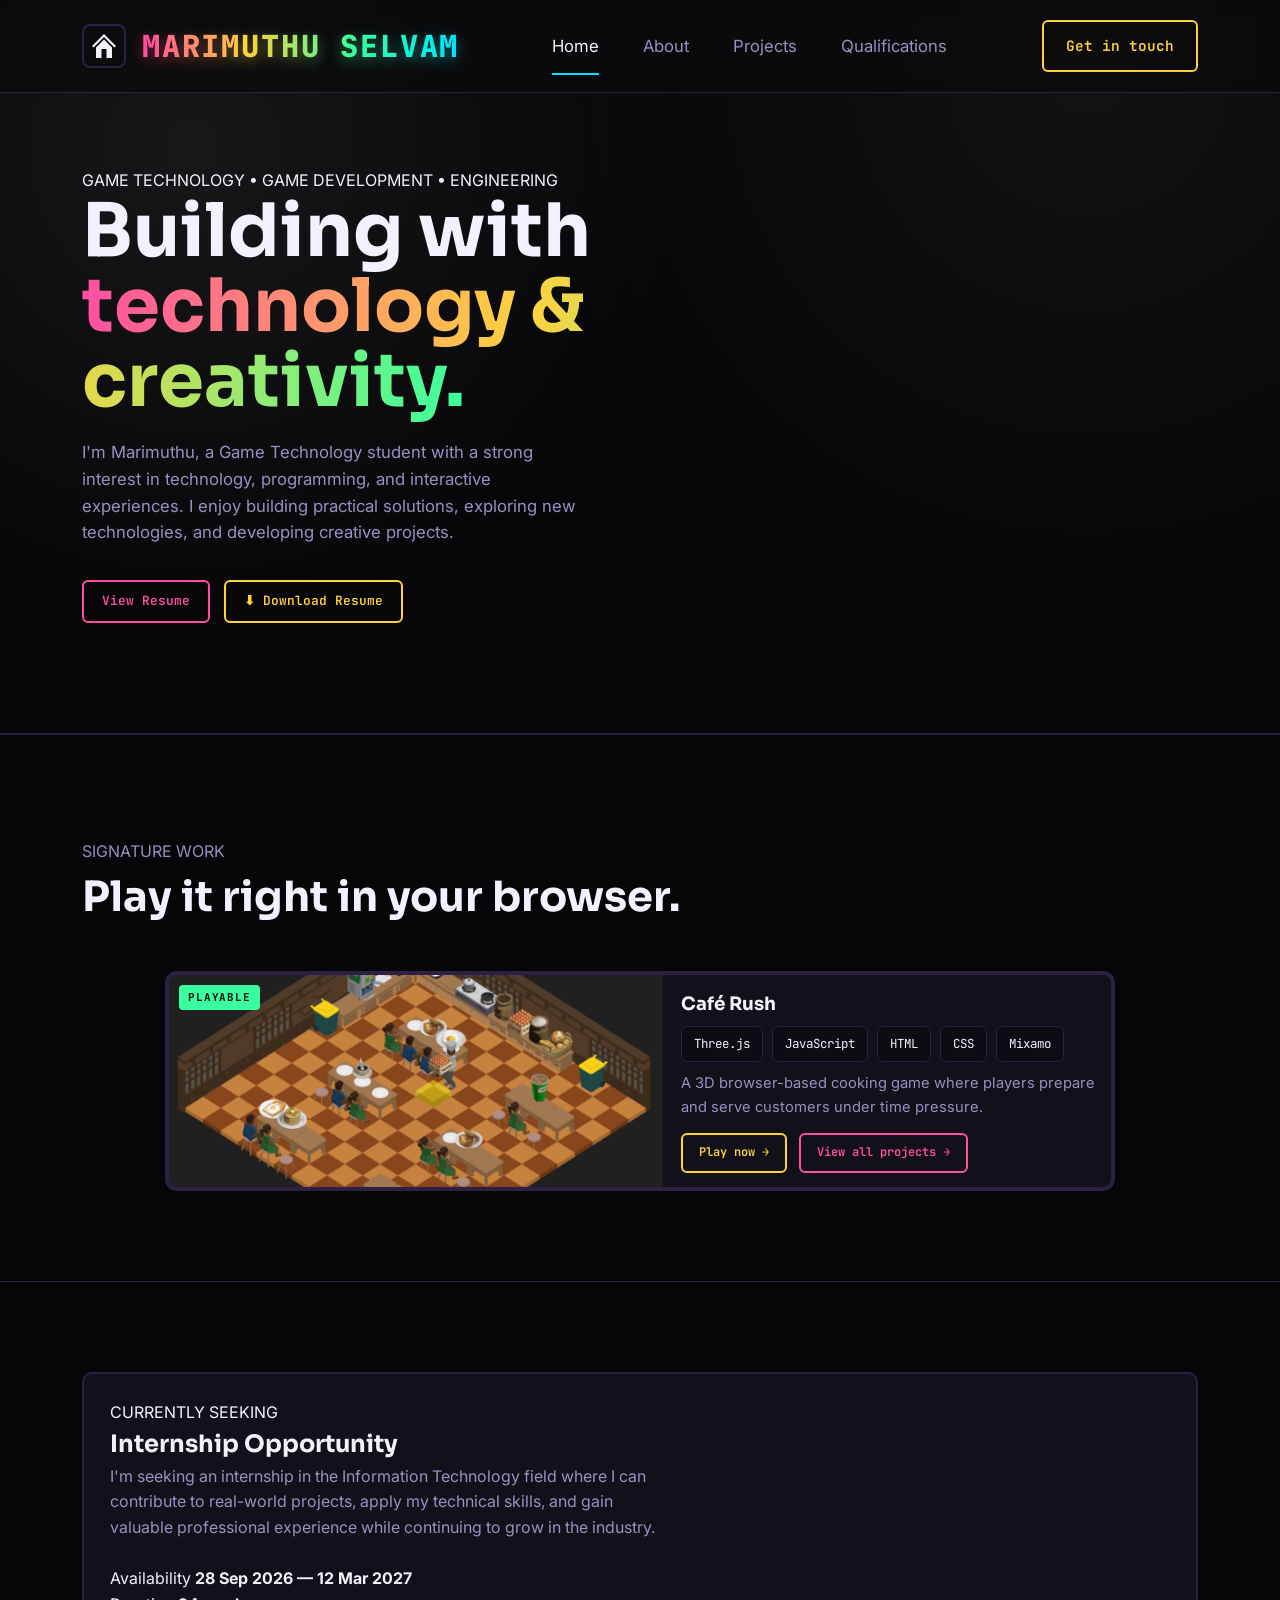
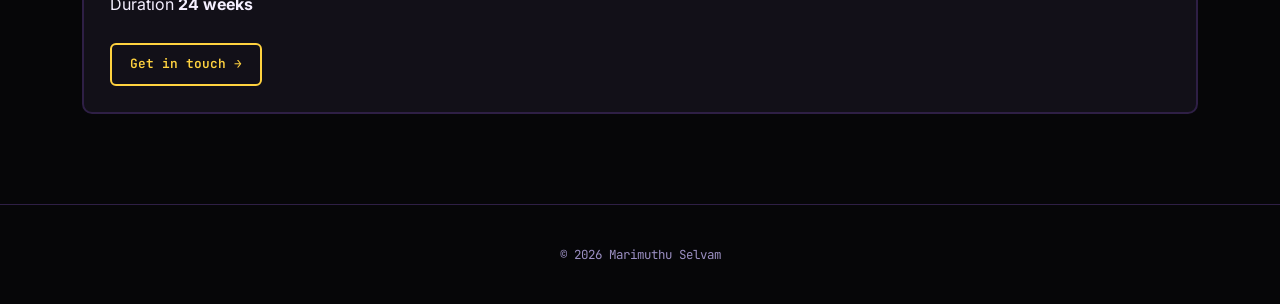
<file: html/index.html>
<!DOCTYPE html>
<html lang="en">
<head>
<meta charset="UTF-8" />
<meta name="viewport" content="width=device-width, initial-scale=1.0" />
<title>Marimuthu Selvam — Game Developer</title>
<link rel="stylesheet" href="../css/styles.css" />
</head>
<body class="page-home"> 

<link rel="preconnect" href="https://fonts.googleapis.com">
<link href="https://fonts.googleapis.com/css2?family=Inter:wght@400;500;600&family=JetBrains+Mono:wght@400;500;700;800&family=Sora:wght@600;700&display=swap" rel="stylesheet">


<header>
  <nav class="wrap">
    <div class="nav-left">
      <a href="index.html" class="home-btn" aria-label="Home">
        <svg viewBox="0 0 24 24" width="24" height="24" fill="currentColor">
          <path d="M12 0 L0 12 L1.5 13.5 L12 3 L22.5 13.5 L24 12 Z"/>
          <path d="M12 5.5 L4 13.5 V24 H9.5 V15 H14.5 V24 H20 V13.5 Z"/>
        </svg>
      </a>

      <div class="logo">
        <span class="logo-letters">
          <span>M</span><span>A</span><span>R</span><span>I</span><span>M</span>
          <span>U</span><span>T</span><span>H</span><span>U</span><span>&nbsp;</span>
          <span>S</span><span>E</span><span>L</span><span>V</span><span>A</span><span>M</span>
        </span>
      </div>
    </div>

    <ul class="nav-links">
      <li><a href="index.html" aria-current="page">Home</a></li>
      <li><a href="about.html">About</a></li>
      <li><a href="projects.html">Projects</a></li>
      <li><a href="qualifications.html">Qualifications</a></li>

    </ul>

    <a class="btn btn-primary" href="contact.html">Get in touch</a>
    <button class="nav-toggle" aria-label="Toggle menu" aria-expanded="false">☰</button>
  </nav>
</header>

<main id="page-content">

<!-- ============== HERO ============== -->
<section class="hero">
  <div class="wrap hero-content">

    <p class="eyebrow">GAME TECHNOLOGY • GAME DEVELOPMENT • ENGINEERING</p>

    <h1>
      Building with
      <span class="accent">technology & creativity.</span>
    </h1>

    <p class="hero-sub">
        I'm Marimuthu, a Game Technology student with a strong interest in technology,
        programming, and interactive experiences. 
        I enjoy building practical solutions, exploring new technologies, and 
        developing creative projects.

    </p>

    <div class="hero-ctas">
      <a class="btn btn-accent" href="../assets/resume.pdf" target="_blank" rel="noopener">
        View Resume
      </a>
      <a class="btn btn-primary" href="../assets/resume.pdf" download>
        ⬇ Download Resume
      </a>
    </div>

  </div>
</section>


<!-- ============== SPOTLIGHT PROJECT ============== -->
<section id="spotlight">
  <div class="wrap">

    <div class="section-head reveal">
      <p class="eyebrow">SIGNATURE WORK</p>
      <h2>Play it right in your browser.</h2>
    </div>

    <div class="project-grid">

      <!-- Featured, playable project: Café Rush -->
      <div class="project-card project-card--featured reveal">
        <a href="project.html?id=cafe-rush" class="project-thumb project-thumb--a" data-scene="SCENE_00">
          <img class="thumb-image" src="../assets/projects/cafe-rush/thumbnail.png" alt="Café Rush thumbnail" onerror="this.style.display='none'">
          <span class="playable-badge">Playable</span>
          <div style="font-size:3rem;">☕</div>
        </a>

        <div class="project-body">
          <h3>Café Rush</h3>
          <div class="chip-row" style="margin-bottom:10px;">
            <span class="chip">Three.js</span>
            <span class="chip">JavaScript</span>
            <span class="chip">HTML</span>
            <span class="chip">CSS</span>
            <span class="chip">Mixamo</span>
          </div>

          <p>A 3D browser-based cooking game where players prepare and serve customers under time pressure. </p>

          <div class="project-links">
            <a href="../games/CafeToss/index.html" class="btn btn-primary">Play now →</a>
            <a href="projects.html" class="btn btn-accent btn-view">View all projects →</a>
          </div>
        </div>
      </div>

    </div>

  </div>
</section>


<!-- ============== INTERNSHIP CTA ============== -->
<section id="availability">
  <div class="wrap">

    <div class="panel reveal availability-panel">

      <div>
        <p class="eyebrow">CURRENTLY SEEKING</p>

        <h2>Internship Opportunity</h2>

        <p style="color:var(--text-muted); max-width:55ch;">
          I'm seeking an internship in the Information Technology 
          field where I can contribute to real-world projects, 
          apply my technical skills, and gain valuable professional 
          experience while continuing to grow in the industry.
        </p>
      </div>
      <br>
      <div class="availability-info">

        <div>
          <span class="skill-label">Availability</span>
          <strong>28 Sep 2026 — 12 Mar 2027</strong>
        </div>

        <div>
          <span class="skill-label">Duration</span>
          <strong>24 weeks</strong>
        </div>

        <br>

        <a class="btn btn-primary" href="contact.html">
          Get in touch →
        </a>

      </div>

    </div>

  </div>
</section>

</main>
<footer>
  © <span id="year"></span> Marimuthu Selvam
</footer>

<script type="module" src="../js/script.js"></script>
<script type="module" src="../js/logo-letters.js"></script>
<script type="module" src="../js/mouse-trail.js"></script>
<!-- -->

</body>
</html>
</file>
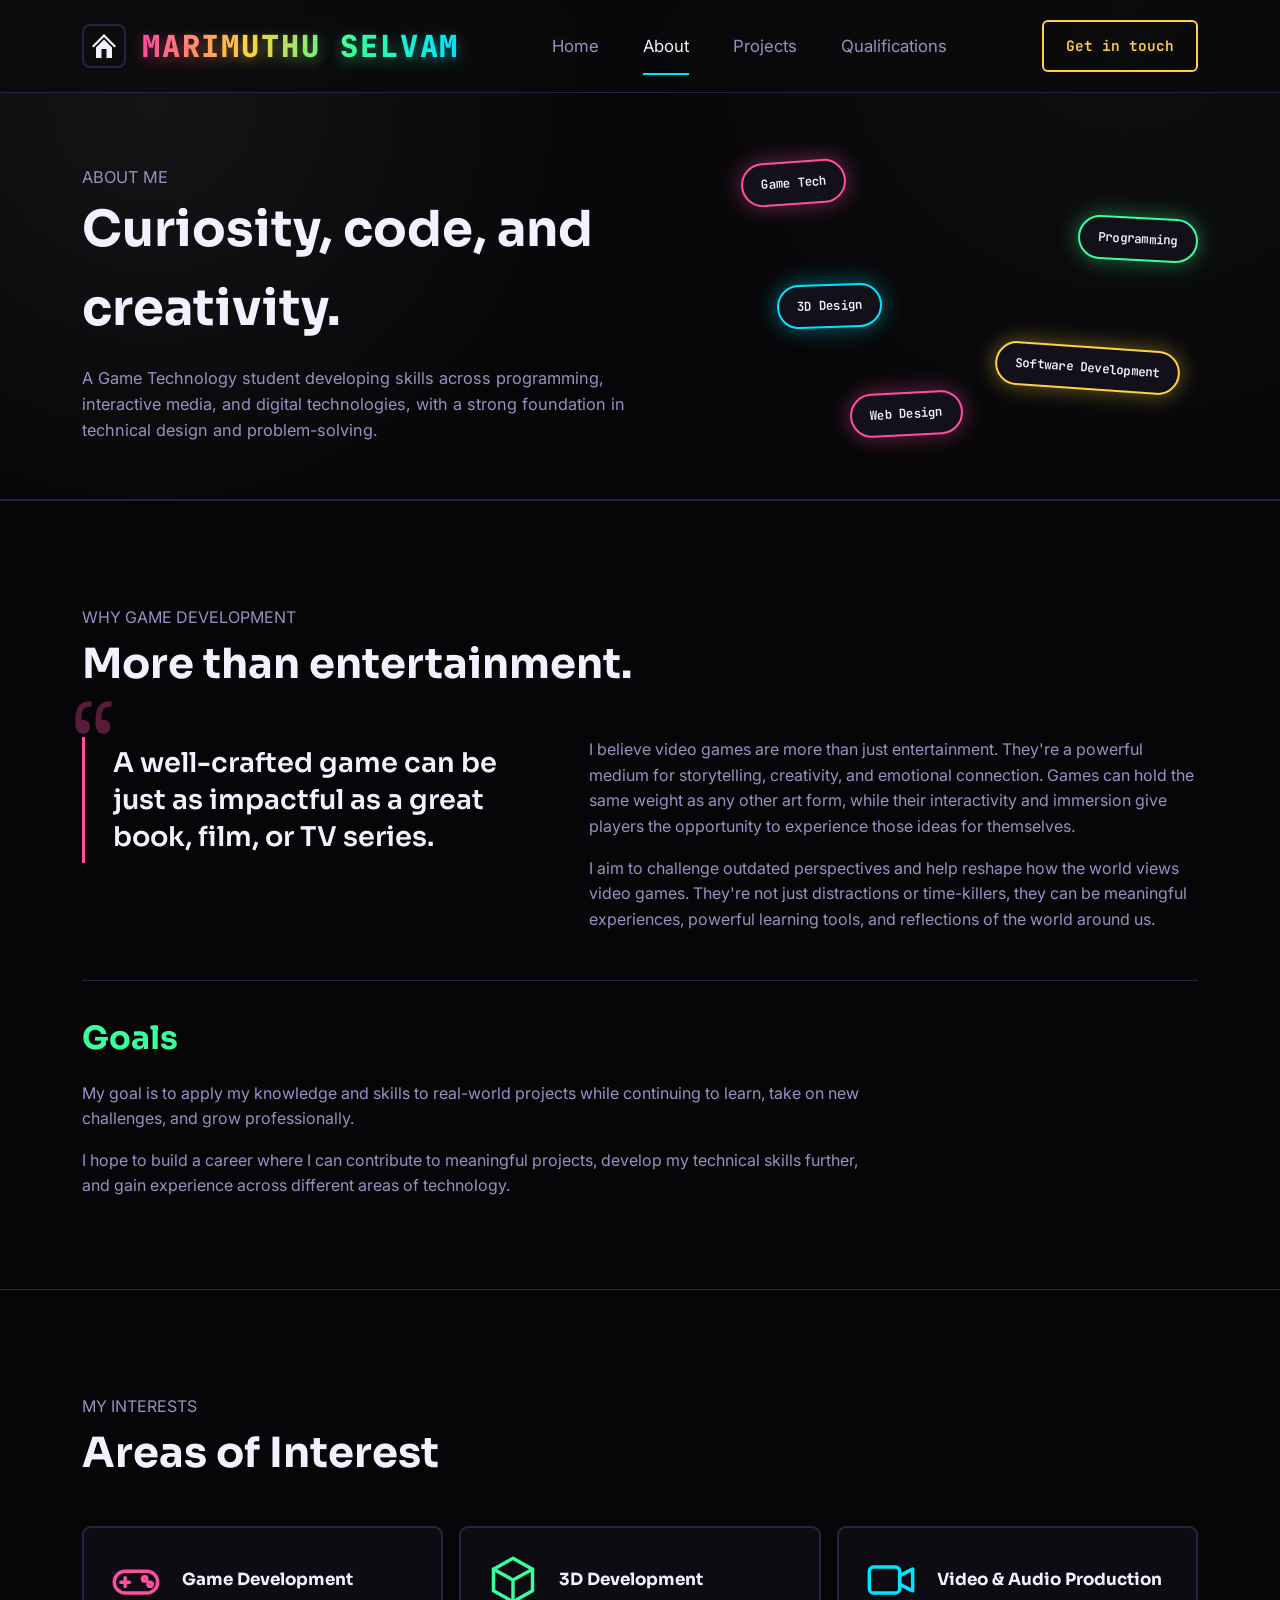
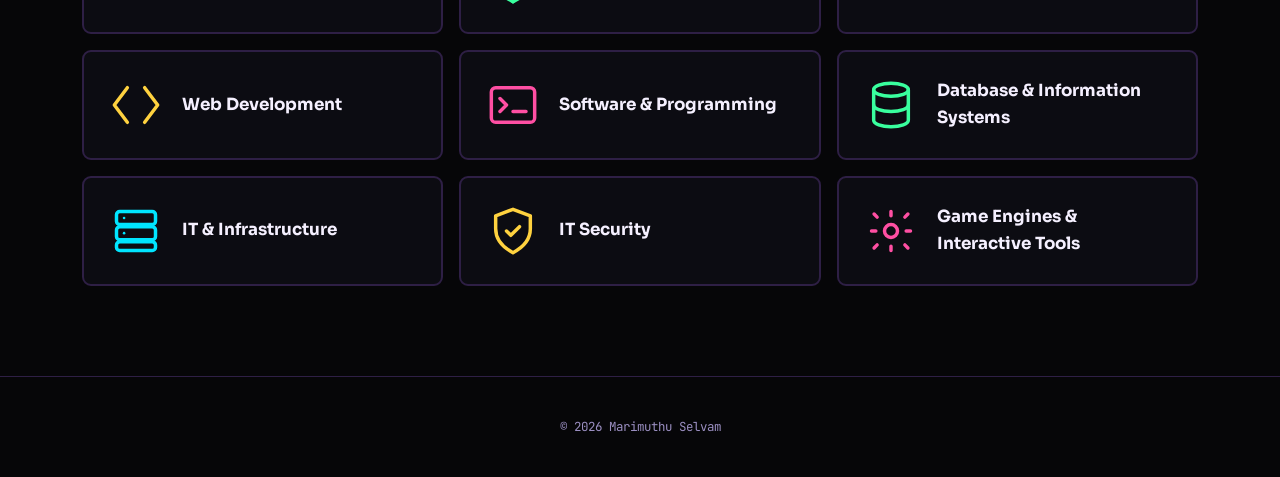
<file: html/about.html>
<!DOCTYPE html>
<html lang="en">
<head>
<meta charset="UTF-8" />
<meta name="viewport" content="width=device-width, initial-scale=1.0" />
<title>About — Marimuthu Selvam</title>
<link rel="stylesheet" href="../css/styles.css" />
</head>
<body class="page-about">  

<link rel="preconnect" href="https://fonts.googleapis.com">
<link href="https://fonts.googleapis.com/css2?family=Inter:wght@400;500;600&family=JetBrains+Mono:wght@400;500;700;800&family=Sora:wght@600;700&display=swap" rel="stylesheet">


<!-- ============== HEADER ============== -->

<header>
  <nav class="wrap">

    <div class="nav-left">
      <a href="index.html" class="home-btn" aria-label="Home">
        <svg viewBox="0 0 24 24" width="24" height="24" fill="currentColor">
          <path d="M12 0 L0 12 L1.5 13.5 L12 3 L22.5 13.5 L24 12 Z"/>
          <path d="M12 5.5 L4 13.5 V24 H9.5 V15 H14.5 V24 H20 V13.5 Z"/>
        </svg>
      </a>

      <div class="logo">
        <span class="logo-letters">
          <span>M</span>
          <span>A</span>
          <span>R</span>
          <span>I</span>
          <span>M</span>
          <span>U</span>
          <span>T</span>
          <span>H</span>
          <span>U</span>
          <span>&nbsp;</span>
          <span>S</span>
          <span>E</span>
          <span>L</span>
          <span>V</span>
          <span>A</span>
          <span>M</span>
        </span>
      </div>

    </div>

    <ul class="nav-links">
      <li><a href="index.html">Home</a></li>
      <li><a href="about.html" aria-current="page" >About</a></li>
      <li><a href="projects.html" >Projects</a></li>
      <li><a href="qualifications.html">Qualifications</a></li>
    </ul>


    <a class="btn btn-primary" href="contact.html">
      Get in touch
    </a>

    <button
      class="nav-toggle"
      aria-label="Toggle menu"
      aria-expanded="false">
      ☰
    </button>

  </nav>
</header>

<main id="page-content">

<!-- ============== PAGE HERO ============== -->

<section class="page-hero">

  <div class="wrap page-hero-grid">

    <div class="hero-text">

      <p class="eyebrow">ABOUT ME</p>

      <h1>
        Curiosity, code, and
        <span class="accent">creativity.</span>
      </h1>

      <p>
        A Game Technology student developing skills across programming,
        interactive media, and digital technologies, with a strong
        foundation in technical design and problem-solving.
      </p>

    </div>

    <div class="hero-visual" aria-hidden="true">
      <span class="hero-float hero-float--1">Game Tech</span>
      <span class="hero-float hero-float--2">Programming</span>
      <span class="hero-float hero-float--3">3D Design</span>
      <span class="hero-float hero-float--4">Software Development</span>
      <span class="hero-float hero-float--5">Web Design</span>
    </div>

  </div>

</section>



<!-- ============== 01 · WHY GAME DEVELOPMENT (manifesto) ============== -->

<section id="manifesto">

  <div class="wrap">

    <div class="section-head reveal">
      <p class="eyebrow">WHY GAME DEVELOPMENT</p>
      <h2>More than entertainment.</h2>
    </div>

    <div class="manifesto-grid reveal">

      <div class="manifesto-quote">
        <span class="manifesto-mark" aria-hidden="true">&ldquo;</span>
        <p class="manifesto-lead">
          A well-crafted game can be just as impactful as a great book,
          film, or TV series.
        </p>
      </div>

      <div class="manifesto-body">

        <p>
        I believe video games are more than just entertainment.
        They're a powerful medium for storytelling, creativity,
        and emotional connection. Games can hold the same weight
        as any other art form, while their interactivity and immersion
        give players the opportunity to experience those ideas for themselves.
        </p>

        <p>
          I aim to challenge outdated perspectives and
          help reshape how the world views video games. They're not just
          distractions or time-killers, they can be meaningful
          experiences, powerful learning tools, and reflections of the
          world around us.
        </p>

      </div>

    </div>

    <div class="manifesto-divider" aria-hidden="true"></div>

    <div class="manifesto-goals reveal">

      <h3 class="goals-heading">Goals</h3>

      <p>
        My goal is to apply my knowledge and skills to real-world
        projects while continuing to learn, take on new challenges,
        and grow professionally.
      </p>

      <p>
        I hope to build a career where I can contribute to meaningful
        projects, develop my technical skills further, and gain
        experience across different areas of technology.
      </p>

    </div>

  </div>

</section>

<!-- ============== 02 · FIELDS OF INTEREST (icon grid) ============== -->

<section id="fields">

  <div class="wrap">

    <div class="section-head reveal">
      <p class="eyebrow">MY INTERESTS</p>
      <h2>Areas of Interest</h2>
    </div>

    <div class="fields-grid reveal">

      <div class="skill-box skill-box--pink">
        <div class="skill-icon">
          <svg viewBox="0 0 24 24" fill="none" stroke="currentColor" stroke-width="1.6" stroke-linecap="round" stroke-linejoin="round">
            <rect x="2" y="8" width="20" height="10" rx="5"/>
            <path d="M7 11v4M5 13h4"/>
            <circle cx="16" cy="11.5" r="1"/>
            <circle cx="18.5" cy="14" r="1"/>
          </svg>
        </div>
        <div class="skill-content"><h3>Game Development</h3></div>
      </div>

      <div class="skill-box skill-box--green">
        <div class="skill-icon">
          <svg viewBox="0 0 24 24" fill="none" stroke="currentColor" stroke-width="1.6" stroke-linecap="round" stroke-linejoin="round">
            <path d="M12 2 3 7v10l9 5 9-5V7z"/>
            <path d="M3 7l9 5 9-5M12 12v10"/>
          </svg>
        </div>
        <div class="skill-content"><h3>3D Development</h3></div>
      </div>

      <div class="skill-box skill-box--cyan">
        <div class="skill-icon">
          <svg viewBox="0 0 24 24" fill="none" stroke="currentColor" stroke-width="1.6" stroke-linecap="round" stroke-linejoin="round">
            <rect x="2" y="6" width="14" height="12" rx="2"/>
            <path d="M16 10l6-3v10l-6-3z"/>
          </svg>
        </div>
        <div class="skill-content"><h3>Video &amp; Audio Production</h3></div>
      </div>

      <div class="skill-box skill-box--yellow">
        <div class="skill-icon">
          <svg viewBox="0 0 24 24" fill="none" stroke="currentColor" stroke-width="1.6" stroke-linecap="round" stroke-linejoin="round">
            <path d="M8 4 2 12l6 8M16 4l6 8-6 8"/>
          </svg>
        </div>
        <div class="skill-content"><h3>Web Development</h3></div>
      </div>

      <div class="skill-box skill-box--pink">
        <div class="skill-icon">
          <svg viewBox="0 0 24 24" fill="none" stroke="currentColor" stroke-width="1.6" stroke-linecap="round" stroke-linejoin="round">
            <rect x="2" y="4" width="20" height="16" rx="2"/>
            <path d="M6 9l3 3-3 3M12 15h6"/>
          </svg>
        </div>
        <div class="skill-content"><h3>Software &amp; Programming</h3></div>
      </div>

      <div class="skill-box skill-box--green">
        <div class="skill-icon">
          <svg viewBox="0 0 24 24" fill="none" stroke="currentColor" stroke-width="1.6" stroke-linecap="round" stroke-linejoin="round">
            <ellipse cx="12" cy="5" rx="8" ry="3"/>
            <path d="M4 5v14c0 1.7 3.6 3 8 3s8-1.3 8-3V5"/>
            <path d="M4 12c0 1.7 3.6 3 8 3s8-1.3 8-3"/>
          </svg>
        </div>
        <div class="skill-content"><h3>Database &amp; Information Systems</h3></div>
      </div>

      <div class="skill-box skill-box--cyan">
        <div class="skill-icon">
          <svg viewBox="0 0 24 24" fill="none" stroke="currentColor" stroke-width="1.6" stroke-linecap="round" stroke-linejoin="round">
            <rect x="3" y="3" width="18" height="6" rx="1.5"/>
            <rect x="3" y="10" width="18" height="6" rx="1.5"/>
            <rect x="3" y="17" width="18" height="4" rx="1.5"/>
            <circle cx="6.5" cy="6" r="0.6" fill="currentColor" stroke="none"/>
            <circle cx="6.5" cy="13" r="0.6" fill="currentColor" stroke="none"/>
          </svg>
        </div>
        <div class="skill-content"><h3>IT &amp; Infrastructure</h3></div>
      </div>

      <div class="skill-box skill-box--yellow">
        <div class="skill-icon">
          <svg viewBox="0 0 24 24" fill="none" stroke="currentColor" stroke-width="1.6" stroke-linecap="round" stroke-linejoin="round">
            <path d="M12 2l8 3v6c0 5-3.4 8.6-8 11-4.6-2.4-8-6-8-11V5z"/>
            <path d="m9 12 2 2 4-4"/>
          </svg>
        </div>
        <div class="skill-content"><h3>IT Security</h3></div>
      </div>

      <div class="skill-box skill-box--pink">
        <div class="skill-icon">
          <svg viewBox="0 0 24 24" fill="none" stroke="currentColor" stroke-width="1.6" stroke-linecap="round" stroke-linejoin="round">
            <circle cx="12" cy="12" r="3"/>
            <path d="M12 3v2M12 19v2M4.2 4.2l1.4 1.4M18.4 18.4l1.4 1.4M3 12h2M19 12h2M4.2 19.8l1.4-1.4M18.4 5.6l1.4-1.4"/>
          </svg>
        </div>
        <div class="skill-content"><h3>Game Engines &amp; Interactive Tools</h3></div>
      </div>

    </div>

  </div>

</section>

</main>

<!-- ============== FOOTER ============== -->

<footer>
  © <span id="year"></span> Marimuthu Selvam
</footer>


<script type="module" src="../js/script.js"></script>
<script type="module" src="../js/logo-letters.js"></script>
<script type="module" src="../js/mouse-trail.js"></script>
<!-- -->

</body>
</html>
</file>
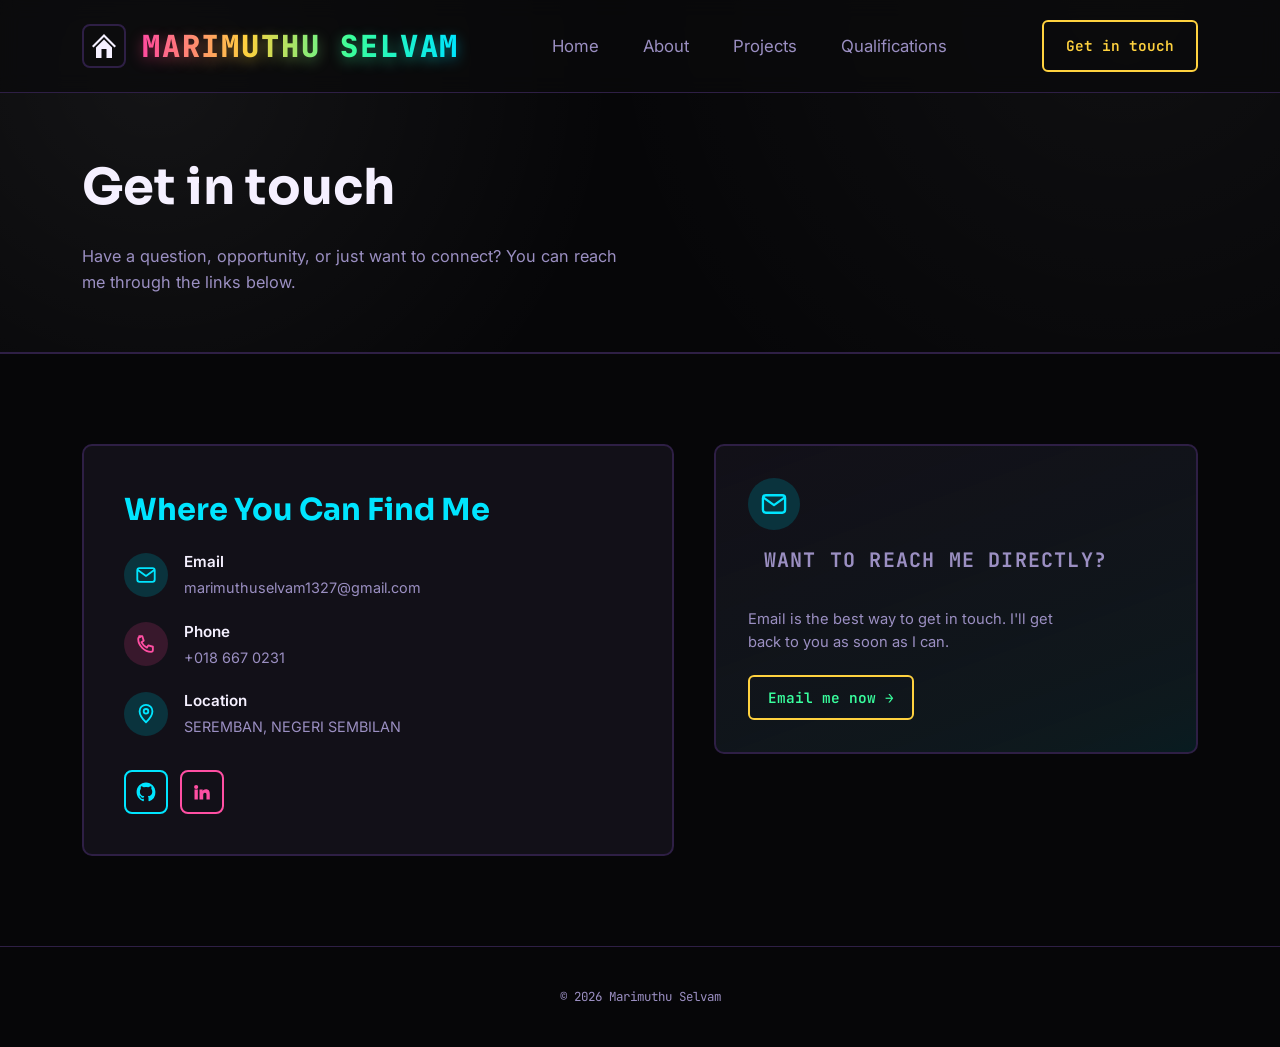
<file: html/contact.html>
<!DOCTYPE html>
<html lang="en">
<head>
<meta charset="UTF-8" />
<meta name="viewport" content="width=device-width, initial-scale=1.0" />
<title>Contact — Marimuthu Selvam</title>
<link rel="stylesheet" href="../css/styles.css" />
</head>
<body class="page-contact"> 

<link rel="preconnect" href="https://fonts.googleapis.com">
<link href="https://fonts.googleapis.com/css2?family=Inter:wght@400;500;600&family=JetBrains+Mono:wght@400;500;700;800&family=Sora:wght@600;700&display=swap" rel="stylesheet">


<header>
  <nav class="wrap">
    <div class="nav-left">
      <a href="index.html" class="home-btn" aria-label="Home">
        <svg viewBox="0 0 24 24" width="24" height="24" fill="currentColor">
          <path d="M12 0 L0 12 L1.5 13.5 L12 3 L22.5 13.5 L24 12 Z"/>
          <path d="M12 5.5 L4 13.5 V24 H9.5 V15 H14.5 V24 H20 V13.5 Z"/>
        </svg>
      </a>
      <div class="logo">
        <span class="logo-letters"><span>M</span><span>A</span><span>R</span><span>I</span><span>M</span><span>U</span><span>T</span><span>H</span><span>U</span><span>&nbsp;</span><span>S</span><span>E</span><span>L</span><span>V</span><span>A</span><span>M</span></span>
      </div>
    </div>
    <ul class="nav-links">
      <li><a href="index.html" >Home</a></li>
      <li><a href="about.html">About</a></li>
      <li><a href="projects.html">Projects</a></li>
      <li><a href="qualifications.html">Qualifications</a></li>
    </ul>
    <a class="btn btn-primary" href="contact.html">Get in touch</a>
    <button class="nav-toggle" aria-label="Toggle menu" aria-expanded="false">☰</button>
  </nav>
</header>

<main id="page-content">

<section class="page-hero">
  <div class="wrap">
    <h1>Get in touch</h1>
    <p>Have a question, opportunity, or just want to connect?
       You can reach me through the links below.
    </p>
  </div>
</section>

<section id="contact">
  <div class="wrap">
    <div class="contact-grid">

      <div class="panel reveal contact-panel">

        <h2 class="contact-heading">Where You Can Find Me</h2>

        <div class="contact-rows">

          <a class="contact-row" href="https://mail.google.com/mail/?view=cm&amp;fs=1&amp;to=marimuthuselvam1327@gmail.com" target="_blank" rel="noopener noreferrer">
            <span class="contact-icon contact-icon--cyan">
              <svg viewBox="0 0 24 24" fill="none" stroke="currentColor" stroke-width="2" stroke-linecap="round" stroke-linejoin="round">
                <rect x="2.5" y="4.5" width="19" height="15" rx="2.5"/>
                <path d="M3 6.5l9 6.5 9-6.5"/>
              </svg>
            </span>
            <span class="contact-row-text">
              <span class="contact-row-label">Email</span>
              <span class="contact-row-value">marimuthuselvam1327@gmail.com</span>
            </span>
          </a>

          <div class="contact-row contact-row--static">
            <span class="contact-icon contact-icon--pink">
              <svg viewBox="0 0 24 24" fill="none" stroke="currentColor" stroke-width="2" stroke-linecap="round" stroke-linejoin="round">
                <path d="M4.5 3.5h3.5l1.5 5-2.5 1.5a13 13 0 0 0 6 6l1.5-2.5 5 1.5v3.5c0 1-1 2-2 2C10.5 20.5 3.5 13.5 3.5 6.5c0-1 1-2 2-2z"/>
              </svg>
            </span>
            <span class="contact-row-text">
              <span class="contact-row-label">Phone</span>
              <span class="contact-row-value">+018 667 0231</span>
            </span>
          </div>

          <div class="contact-row contact-row--static">
            <span class="contact-icon contact-icon--cyan">
              <svg viewBox="0 0 24 24" fill="none" stroke="currentColor" stroke-width="2" stroke-linecap="round" stroke-linejoin="round">
                <path d="M12 21s7-6.5 7-12a7 7 0 0 0-14 0c0 5.5 7 12 7 12z"/>
                <circle cx="12" cy="9" r="2.5"/>
              </svg>
            </span>
            <span class="contact-row-text">
              <span class="contact-row-label">Location</span>
              <span class="contact-row-value">SEREMBAN, NEGERI SEMBILAN</span>
            </span>
          </div>

        </div>

        <div class="contact-socials">
          <a class="social-btn social-btn--cyan" href="https://github.com/marimuthuselvam" target="_blank" rel="noopener" aria-label="GitHub">
            <svg viewBox="0 0 24 24" fill="currentColor">
              <path d="M12 .5C5.7.5.7 5.6.7 12c0 5.1 3.3 9.4 7.9 11 .6.1.8-.3.8-.6v-2.2c-3.2.7-3.9-1.4-3.9-1.4-.5-1.3-1.3-1.7-1.3-1.7-1-.7.1-.7.1-.7 1.1.1 1.7 1.2 1.7 1.2 1 1.7 2.7 1.2 3.3.9.1-.7.4-1.2.7-1.5-2.6-.3-5.3-1.3-5.3-5.7 0-1.3.4-2.3 1.2-3.1-.1-.3-.5-1.5.1-3.1 0 0 1-.3 3.2 1.2a11 11 0 0 1 5.8 0c2.2-1.5 3.2-1.2 3.2-1.2.6 1.6.2 2.8.1 3.1.8.8 1.2 1.9 1.2 3.1 0 4.4-2.7 5.4-5.3 5.7.4.4.8 1.1.8 2.2v3.3c0 .3.2.7.8.6A11.5 11.5 0 0 0 23.3 12C23.3 5.6 18.3.5 12 .5z"/>
            </svg>
          </a>
          <a class="social-btn social-btn--pink" href="https://www.linkedin.com/in/marimuthu-selvam-056aa0224/" target="_blank" rel="noopener" aria-label="LinkedIn">
            <svg viewBox="0 0 24 24" fill="currentColor">
              <path d="M4.98 3.5a2.5 2.5 0 1 1 0 5 2.5 2.5 0 0 1 0-5zM3 9h4v12H3zM9 9h3.8v1.7h.05c.53-1 1.83-2 3.76-2 4 0 4.74 2.6 4.74 6V21h-4v-5.3c0-1.3-.02-2.9-1.8-2.9-1.8 0-2.08 1.4-2.08 2.8V21H9z"/>
            </svg>
          </a>
        </div>

      </div>

      <div class="contact-side">
        <div class="panel reveal contact-cta">
          <span class="contact-cta-icon">
            <svg viewBox="0 0 24 24" fill="none" stroke="currentColor" stroke-width="2" stroke-linecap="round" stroke-linejoin="round">
              <rect x="2.5" y="4.5" width="19" height="15" rx="2.5"/>
              <path d="M3 6.5l9 6.5 9-6.5"/>
            </svg>
          </span>
          <h3>Want to reach me directly?</h3>
          <p>Email is the best way to get in touch. I'll get back to you as soon as I can.</p>
            <a class="btn btn-primary contact-cta-btn" href="https://mail.google.com/mail/?view=cm&amp;fs=1&amp;to=marimuthuselvam1327@gmail.com" target="_blank" rel="noopener noreferrer">
            Email me now →
          </a>
        </div>
      </div>

    </div>
  </div>
</section>

</main>

<footer>
  © <span id="year"></span> Marimuthu Selvam
</footer>

<script type="module" src="../js/script.js"></script>
<script type="module" src="../js/logo-letters.js"></script>
<script type="module" src="../js/mouse-trail.js"></script>
<!-- -->
</body>
</html>
</file>
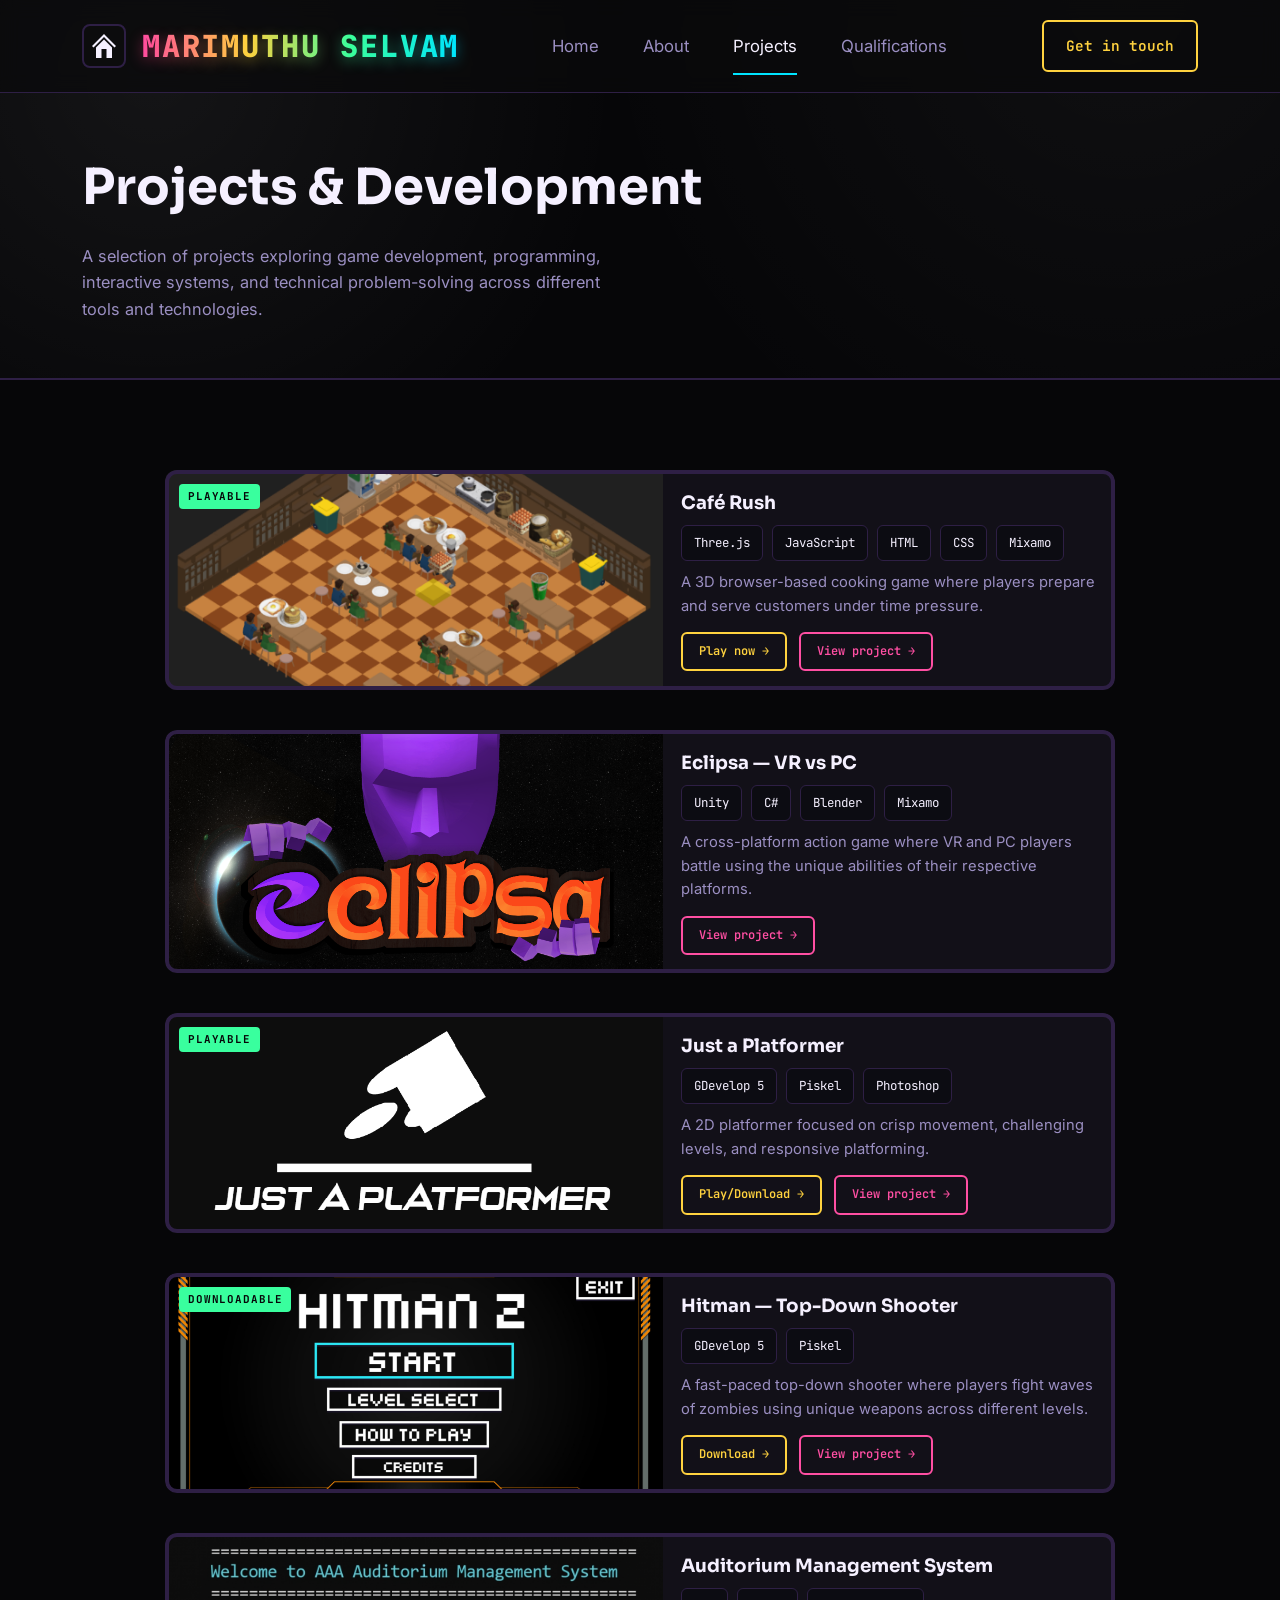
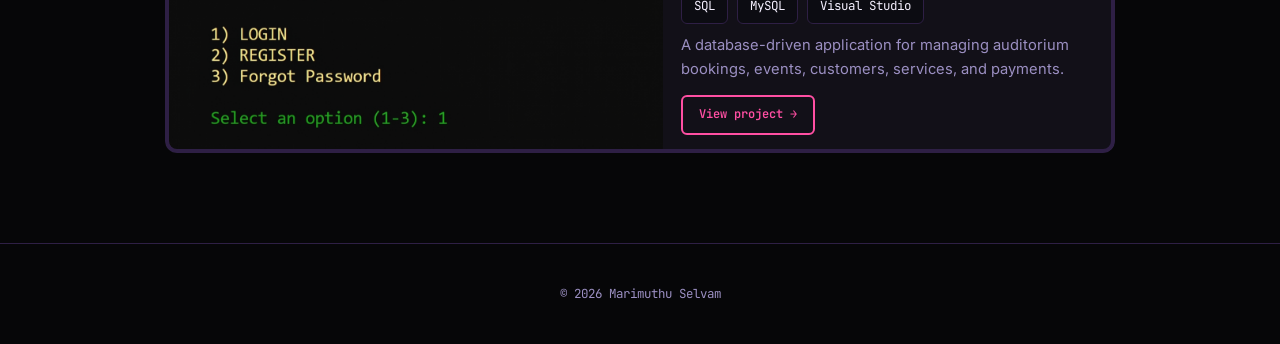
<file: html/projects.html>
<!DOCTYPE html>
<html lang="en">
<head>
<meta charset="UTF-8" />
<meta name="viewport" content="width=device-width, initial-scale=1.0" />
<title>Projects — Marimuthu Selvam</title>
<link rel="stylesheet" href="../css/styles.css" />
</head>
<body class="page-projects">
 
<link rel="preconnect" href="https://fonts.googleapis.com">
<link href="https://fonts.googleapis.com/css2?family=Inter:wght@400;500;600&family=JetBrains+Mono:wght@400;500;700;800&family=Sora:wght@600;700&display=swap" rel="stylesheet">
 

<header>
  <nav class="wrap">
    <div class="nav-left">
      <a href="index.html" class="home-btn" aria-label="Home">
        <svg viewBox="0 0 24 24" width="24" height="24" fill="currentColor">
          <path d="M12 0 L0 12 L1.5 13.5 L12 3 L22.5 13.5 L24 12 Z"/>
          <path d="M12 5.5 L4 13.5 V24 H9.5 V15 H14.5 V24 H20 V13.5 Z"/>
        </svg>
      </a>
      <div class="logo">
        <span class="logo-letters"><span>M</span><span>A</span><span>R</span><span>I</span><span>M</span><span>U</span><span>T</span><span>H</span><span>U</span><span>&nbsp;</span><span>S</span><span>E</span><span>L</span><span>V</span><span>A</span><span>M</span></span>
      </div>
    </div>
    <ul class="nav-links">
      <li><a href="index.html">Home</a></li>
      <li><a href="about.html">About</a></li>
      <li><a href="projects.html" aria-current="page">Projects</a></li>
      <li><a href="qualifications.html">Qualifications</a></li>
    </ul>
    <a class="btn btn-primary" href="contact.html">Get in touch</a>
    <button class="nav-toggle" aria-label="Toggle menu" aria-expanded="false">☰</button>
  </nav>
</header>

<main id="page-content">

<section class="page-hero">
  <div class="wrap projects-hero-grid">

    <div class="hero-text">
      <h1>Projects & Development</h1>
      <p>A selection of projects exploring game development, programming, interactive systems, and technical problem-solving across different tools and technologies.</p>
    </div>
  </div>
</section>

<section id="work">
  <div class="wrap">
    <div class="project-grid">

      <!-- Featured, playable project: Café Rush -->
      <div class="project-card project-card--featured reveal">
        <a href="project.html?id=cafe-rush" class="project-thumb project-thumb--a" data-scene="SCENE_00">
          <img class="thumb-image" src="../assets/projects/cafe-rush/thumbnail.png" alt="Café Rush thumbnail" onerror="this.style.display='none'">
          <span class="playable-badge">Playable</span>
          <div style="font-size:3rem;">☕</div>
        </a>

        <div class="project-body">
          <h3>Café Rush</h3>
          <div class="chip-row" style="margin-bottom:10px;">
            <span class="chip">Three.js</span>
            <span class="chip">JavaScript</span>
            <span class="chip">HTML</span>
            <span class="chip">CSS</span>
            <span class="chip">Mixamo</span>
          </div>

          <p>A 3D browser-based cooking game where players prepare and serve customers under time pressure.</p>

          <div class="project-links">
            <a href="../games/CafeToss/index.html" class="btn btn-primary">Play now →</a>
            <a href="project.html?id=cafe-rush" class="btn btn-accent btn-view">View project →</a>
          </div>
        </div>
      </div>


      <!-- Eclipsa -->
      <div class="project-card reveal">
        <a href="project.html?id=eclipsa" class="project-thumb project-thumb--b" data-scene="SCENE_01">
          <img class="thumb-image" src="../assets/projects/eclipsa/thumbnail.png" alt="Eclipsa — VR vs PC thumbnail" onerror="this.style.display='none'">
          <div style="font-size:3rem;">🥽</div>
        </a>

        <div class="project-body">
          <h3>Eclipsa — VR vs PC</h3>
          <div class="chip-row" style="margin-bottom:10px;">
            <span class="chip">Unity</span>
            <span class="chip">C#</span>
            <span class="chip">Blender</span>
            <span class="chip">Mixamo</span>
          </div>

          <p>A cross-platform action game where VR and PC players battle using the unique abilities of their respective platforms.</p>

          <div class="project-links">
            <a href="project.html?id=eclipsa" class="btn btn-accent btn-view">View project →</a>
          </div>
        </div>
      </div>


      <!-- Just a Platformer -->
      <div class="project-card reveal">
        <a href="project.html?id=platformer" class="project-thumb project-thumb--c" data-scene="SCENE_02">
          <img class="thumb-image" src="../assets/projects/platformer/thumbnail.png" alt="Just a Platformer thumbnail" onerror="this.style.display='none'">
          <span class="playable-badge">Playable</span>
          <div style="font-size:3rem;">🕹️</div>
        </a>

        <div class="project-body">
          <h3>Just a Platformer</h3>
          <div class="chip-row" style="margin-bottom:10px;">
            <span class="chip">GDevelop 5</span>
            <span class="chip">Piskel</span>
            <span class="chip">Photoshop</span>
          </div>

          <p>A 2D platformer focused on crisp movement, challenging levels, and responsive platforming.</p>

          <div class="project-links">
            <a href="https://chimuarufa.itch.io/just-a-platformer" target="_blank" rel="noopener noreferrer" class="btn btn-primary">Play/Download →</a>
            <a href="project.html?id=platformer" class="btn btn-accent btn-view">View project →</a>
          </div>
        </div>
      </div>


      <!-- Hitman -->
      <div class="project-card reveal">
        <a href="project.html?id=hitman" class="project-thumb project-thumb--d" data-scene="SCENE_03">
          <img class="thumb-image" src="../assets/projects/hitman/thumbnail.png" alt="Hitman — Top-Down Shooter thumbnail" onerror="this.style.display='none'">
          <span class="playable-badge">Downloadable</span>
          <div style="font-size:3rem;">🎯</div>
        </a>

        <div class="project-body">
          <h3>Hitman — Top-Down Shooter</h3>
          <div class="chip-row" style="margin-bottom:10px;">
            <span class="chip">GDevelop 5</span>
            <span class="chip">Piskel</span>
          </div>

          <p>A fast-paced top-down shooter where players fight waves of zombies using unique weapons across different levels.</p>

          <div class="project-links">
            <a href="https://shredninjar.itch.io/hitman-top-down-shooter" target="_blank" rel="noopener noreferrer" class="btn btn-primary">Download →</a>
            <a href="project.html?id=hitman"class="btn btn-accent btn-view">View project →</a>
          </div>
        </div>
      </div>


      <!-- Auditorium Management System -->
      <div class="project-card reveal">
        <a href="project.html?id=auditorium" class="project-thumb project-thumb--e" data-scene="SCENE_04">
          <img class="thumb-image" src="../assets/projects/auditorium/thumbnail.png" alt="Auditorium Management System thumbnail" onerror="this.style.display='none'">
          <div style="font-size:3rem;">🎭</div>
        </a>

        <div class="project-body">
          <h3>Auditorium Management System</h3>
          <div class="chip-row" style="margin-bottom:10px;">
            <span class="chip">SQL</span>
            <span class="chip">MySQL</span>
            <span class="chip">Visual Studio</span>
          </div>

          <p>A database-driven application for managing auditorium bookings, events, customers, services, and payments.</p>

          <div class="project-links">
            <a href="project.html?id=auditorium" class="btn btn-accent btn-view">View project →</a>
          </div>
        </div>
      </div>

    </div>
  </div>
</section>

</main>

<footer>
  © <span id="year"></span> Marimuthu Selvam
</footer>

<script type="module" src="../js/script.js"></script>
<script type="module" src="../js/logo-letters.js"></script>
<script type="module" src="../js/mouse-trail.js"></script>
<!-- -->
</body>
</html>
</file>
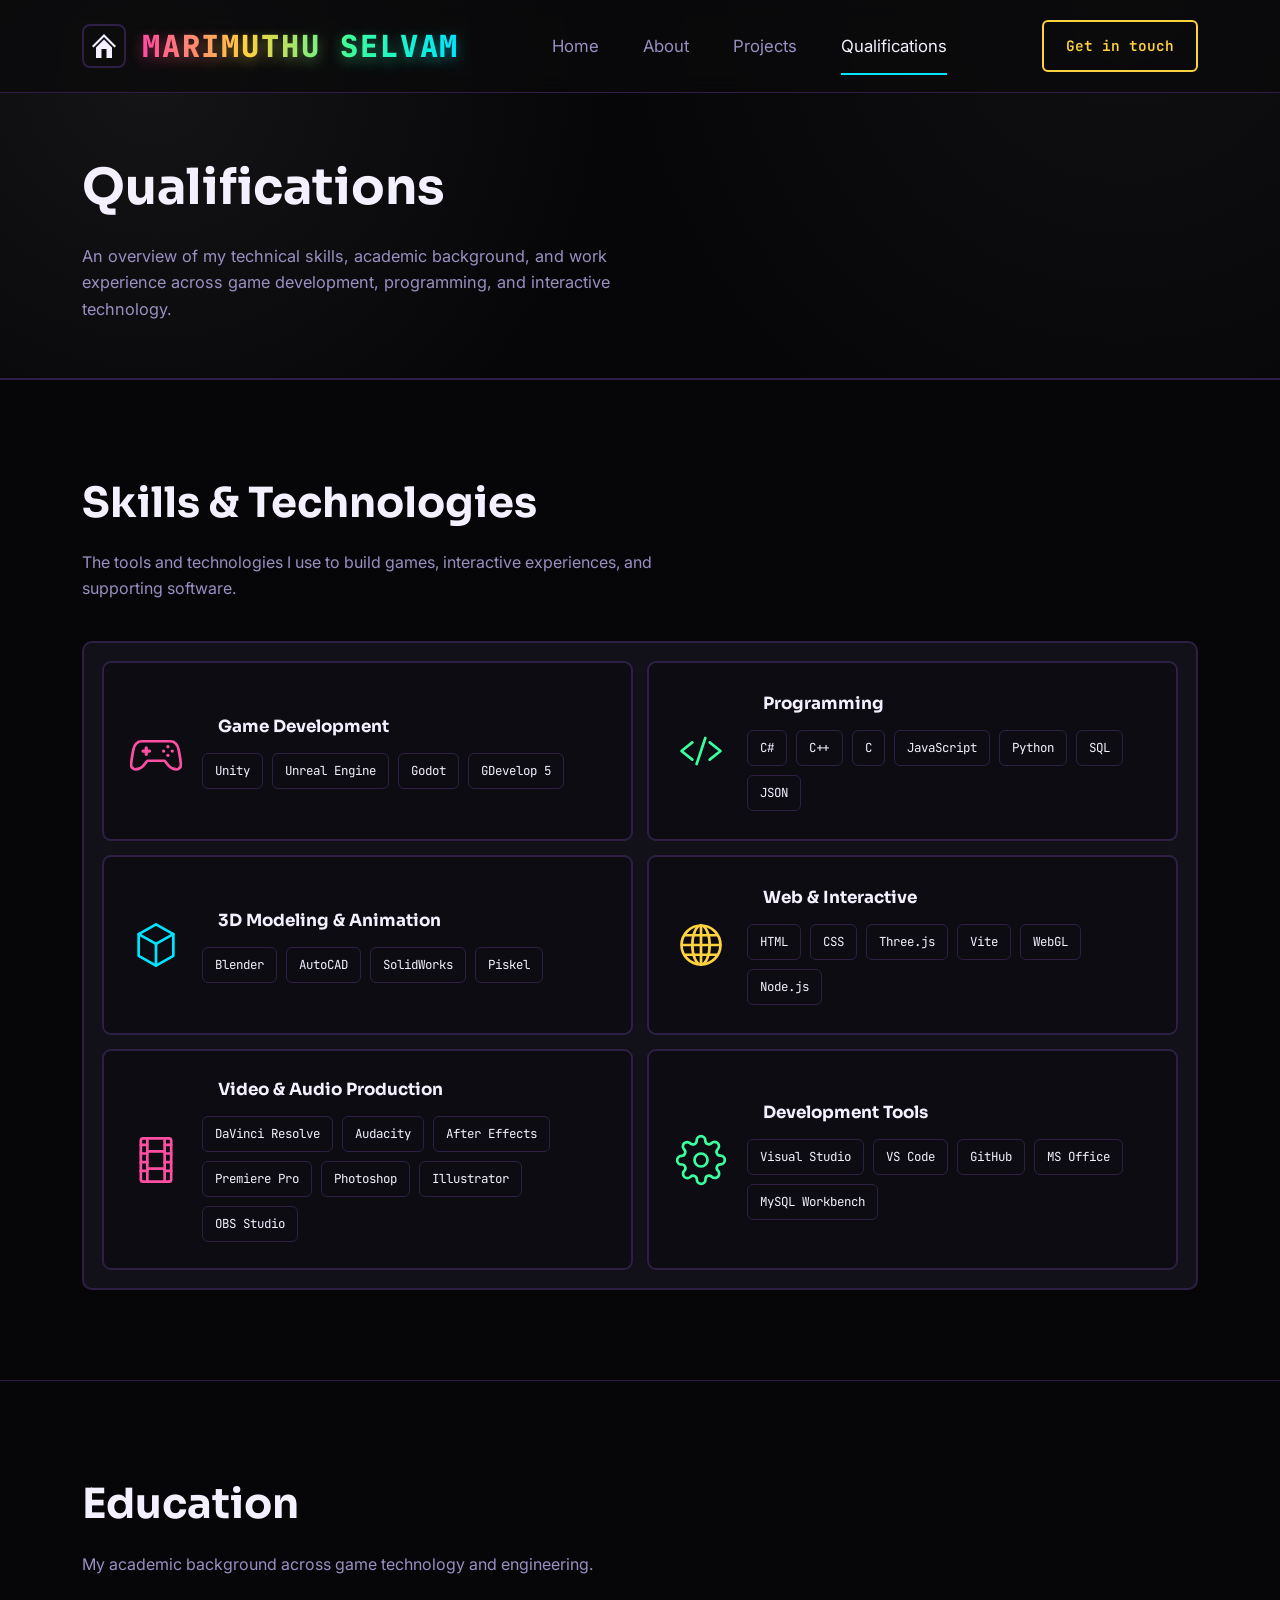
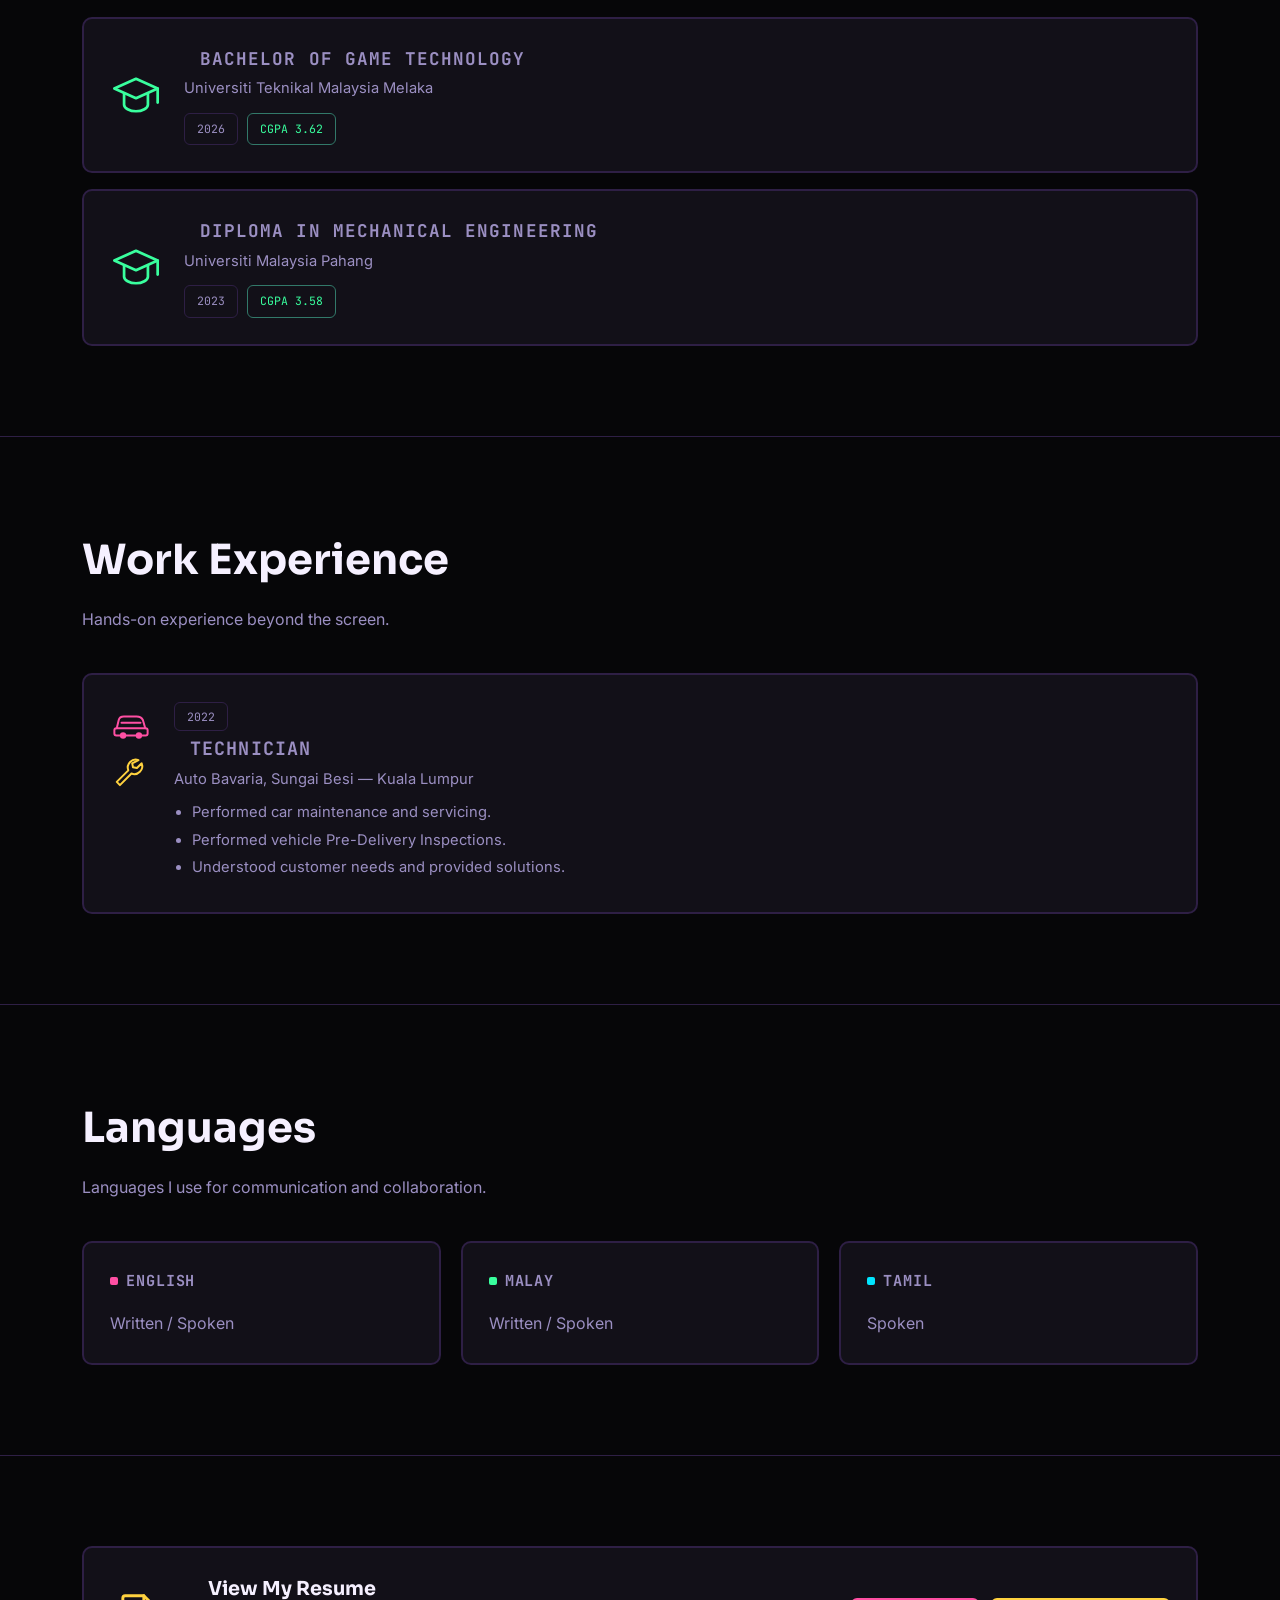
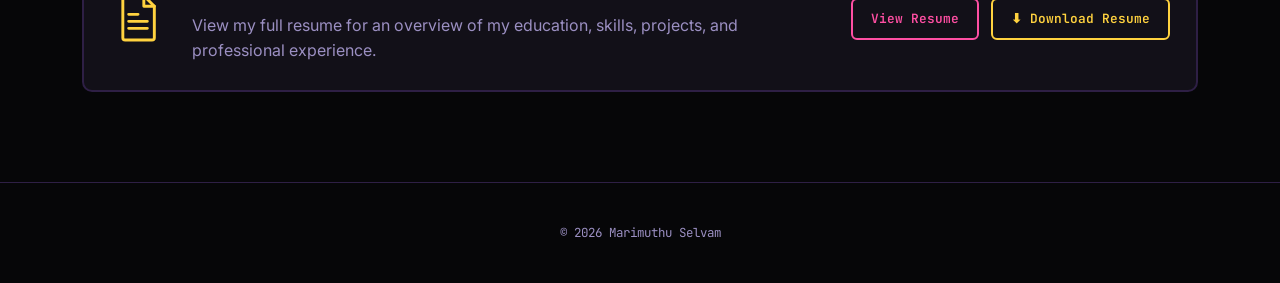
<file: html/qualifications.html>
<!DOCTYPE html>

<html lang="en">
<head>
<meta charset="UTF-8" />
<meta name="viewport" content="width=device-width, initial-scale=1.0" />
<title>Qualifications — Marimuthu Selvam</title>
<link rel="stylesheet" href="../css/styles.css" />
</head>
<body class="page-quals">  

<link rel="preconnect" href="https://fonts.googleapis.com">
<link href="https://fonts.googleapis.com/css2?family=Inter:wght@400;500;600&family=JetBrains+Mono:wght@400;500;700;800&family=Sora:wght@600;700&display=swap" rel="stylesheet">


<header>
  <nav class="wrap">
    <div class="nav-left">
      <a href="index.html" class="home-btn" aria-label="Home">
        <svg viewBox="0 0 24 24" width="24" height="24" fill="currentColor">
          <path d="M12 0 L0 12 L1.5 13.5 L12 3 L22.5 13.5 L24 12 Z"/>
          <path d="M12 5.5 L4 13.5 V24 H9.5 V15 H14.5 V24 H20 V13.5 Z"/>
        </svg>
      </a>


  <div class="logo">
    <span class="logo-letters">
      <span>M</span><span>A</span><span>R</span><span>I</span><span>M</span>
      <span>U</span><span>T</span><span>H</span><span>U</span><span>&nbsp;</span>
      <span>S</span><span>E</span><span>L</span><span>V</span><span>A</span><span>M</span>
    </span>
  </div>
</div>

<ul class="nav-links">
  <li><a href="index.html">Home</a></li>
  <li><a href="about.html">About</a></li>
  <li><a href="projects.html">Projects</a></li>
  <li><a href="qualifications.html" aria-current="page">Qualifications</a></li>
</ul>

<a class="btn btn-primary" href="contact.html">Get in touch</a>
<button class="nav-toggle" aria-label="Toggle menu" aria-expanded="false">☰</button>


  </nav>
</header>

<main id="page-content">

<!-- ============== PAGE HERO ============== -->

<section class="page-hero">
  <div class="wrap">
    <h1>Qualifications</h1>
    <p>
      An overview of my technical skills, academic background, and
      work experience across game development, programming, and
      interactive technology.
    </p>
  </div>
</section>

<!-- ============== SKILLS ============== -->

<section id="skills">
  <div class="wrap">

    <div class="section-head reveal">
      <h2>Skills &amp; Technologies</h2>
      <p>
        The tools and technologies I use to build games, interactive
        experiences, and supporting software.
      </p>
    </div>

    <div class="skills-panel panel reveal">
      <div class="skills-grid">

        <!-- GAME DEVELOPMENT -->
        <div class="skill-box skill-box--pink">
          <div class="skill-icon">
            <svg viewBox="0 0 48 48" width="56" height="56" fill="none"
                 stroke="currentColor"
                 stroke-width="2.5"
                 stroke-linecap="round"
                 stroke-linejoin="round">

              <!-- Controller Outline -->
              <path d="M11 15c-4 0-7 3-8 8-1 6-2 11-2 14 0 2 2 4 4 4 3 0 5-1 7-3l4-5h16l4 5c2 2 4 3 7 3 2 0 4-2 4-4 0-3-1-8-2-14-1-5-4-8-8-8H11z" />

              <!-- D-Pad -->
              <path d="M15 21v6m-3-3h6" stroke-width="3" />

              <!-- Action Buttons -->
              <circle cx="35" cy="20" r="1.5" fill="currentColor" stroke="none" />
              <circle cx="39" cy="24" r="1.5" fill="currentColor" stroke="none" />
              <circle cx="35" cy="28" r="1.5" fill="currentColor" stroke="none" />
              <circle cx="31" cy="24" r="1.5" fill="currentColor" stroke="none" />
            </svg>
          </div>
          <div class="skill-content">
            <h3>Game Development</h3>
            <div class="chip-row">
              <span class="chip">Unity</span>
              <span class="chip">Unreal Engine</span>
              <span class="chip">Godot</span>
              <span class="chip">GDevelop 5</span>
            </div>
          </div>
        </div>

        <!-- PROGRAMMING -->
        <div class="skill-box skill-box--green">
          <div class="skill-icon">
            <svg viewBox="0 0 48 48" width="56" height="56" fill="none"
                 stroke="currentColor"
                 stroke-width="2.5"
                 stroke-linecap="round"
                 stroke-linejoin="round">

              <path d="M16 16 L6 24 L16 32" />
              <path d="M32 16 L42 24 L32 32" />
              <path d="M28 12 L20 36" />
            </svg>
          </div>
          <div class="skill-content">
            <h3>Programming</h3>
            <div class="chip-row">
              <span class="chip">C#</span>
              <span class="chip">C++</span>
              <span class="chip">C</span>
              <span class="chip">JavaScript</span>
              <span class="chip">Python</span>
              <span class="chip">SQL</span>
              <span class="chip">JSON</span>
            </div>
          </div>
        </div>

        <!-- 3D MODELING & ANIMATION -->
        <div class="skill-box skill-box--cyan">
          <div class="skill-icon">
            <svg viewBox="0 0 48 48" width="56" height="56" fill="none"
                 stroke="currentColor"
                 stroke-width="2.5"
                 stroke-linecap="round"
                 stroke-linejoin="round">

              <!-- Isometric cube -->
              <path d="M24 5L40 14v20L24 43 8 34V14L24 5z"/>

              <!-- Top face -->
              <path d="M8 14l16 9 16-9"/>

              <!-- Center vertical -->
              <path d="M24 23v20"/>
            </svg>
          </div>
          <div class="skill-content">
            <h3>3D Modeling &amp; Animation</h3>
            <div class="chip-row">
              <span class="chip">Blender</span>
              <span class="chip">AutoCAD</span>
              <span class="chip">SolidWorks</span>
              <span class="chip">Piskel</span>
            </div>
          </div>
        </div>

        <!-- WEB & INTERACTIVE -->
        <div class="skill-box skill-box--yellow">
          <div class="skill-icon">
            <svg viewBox="0 0 48 48" width="56" height="56" fill="none"
                 stroke="currentColor"
                 stroke-width="2.5"
                 stroke-linecap="round"
                 stroke-linejoin="round">

              <!-- Outer Border -->
              <circle cx="24" cy="24" r="18" />
              <!-- Vertical Ellipse -->
              <ellipse cx="24" cy="24" rx="8" ry="18" />
              <!-- Center Vertical Line -->
              <line x1="24" y1="6" x2="24" y2="42" />
              <!-- Horizontal Grid Lines -->
              <line x1="6.5" y1="24" x2="41.5" y2="24" />
              <line x1="9.5" y1="15" x2="38.5" y2="15" />
              <line x1="9.5" y1="33" x2="38.5" y2="33" />
            </svg>
          </div>
          <div class="skill-content">
            <h3>Web &amp; Interactive</h3>
            <div class="chip-row">
              <span class="chip">HTML</span>
              <span class="chip">CSS</span>
              <span class="chip">Three.js</span>
              <span class="chip">Vite</span>
              <span class="chip">WebGL</span>
              <span class="chip">Node.js</span>
            </div>
          </div>
        </div>

        <!-- VIDEO & AUDIO PRODUCTION -->
        <div class="skill-box skill-box--pink">
          <div class="skill-icon">
            <svg viewBox="0 0 48 48" width="56" height="56" fill="none"
                 stroke="currentColor"
                 stroke-width="2.5"
                 stroke-linecap="round"
                 stroke-linejoin="round">

              <!-- Film Strip -->
              <rect x="10" y="4" width="28" height="40" rx="2" />
              <path d="M16 4 V44 M32 4 V44" />
              <path d="M16 16 H32 M16 32 H32" />
              <!-- Sprocket Holes -->
              <path d="M10 10 H16 M10 18 H16 M10 26 H16 M10 34 H16" />
              <path d="M32 10 H38 M32 18 H38 M32 26 H38 M32 34 H38" />
            </svg>
          </div>
          <div class="skill-content">
            <h3>Video &amp; Audio Production</h3>
            <div class="chip-row">
              <span class="chip">DaVinci Resolve</span>
              <span class="chip">Audacity</span>
              <span class="chip">After Effects</span>
              <span class="chip">Premiere Pro</span>
              <span class="chip">Photoshop</span>
              <span class="chip">Illustrator</span>
              <span class="chip">OBS Studio</span>
            </div>
          </div>
        </div>

        <!-- DEVELOPMENT TOOLS -->
        <div class="skill-box skill-box--green">
          <div class="skill-icon">
            <svg viewBox="0 0 48 48" width="56" height="56" fill="none"
                 stroke="currentColor"
                 stroke-linecap="round"
                 stroke-linejoin="round">

              <g transform="scale(2)" stroke-width="1.25">
                <circle cx="12" cy="12" r="3" />
                <path d="M19.4 15a1.65 1.65 0 0 0 .33 1.82l.06.06a2 2 0 0 1 0 2.83 2 2 0 0 1-2.83 0l-.06-.06a1.65 1.65 0 0 0-1.82-.33 1.65 1.65 0 0 0-1 1.51V21a2 2 0 0 1-2 2 2 2 0 0 1-2-2v-.09A1.65 1.65 0 0 0 9 19.4a1.65 1.65 0 0 0-1.82.33l-.06.06a2 2 0 0 1-2.83 0 2 2 0 0 1 0-2.83l.06-.06a1.65 1.65 0 0 0 .33-1.82 1.65 1.65 0 0 0-1.51-1H3a2 2 0 0 1-2-2 2 2 0 0 1 2-2h.09A1.65 1.65 0 0 0 4.6 9a1.65 1.65 0 0 0-.33-1.82l-.06-.06a2 2 0 0 1 0-2.83 2 2 0 0 1 2.83 0l.06.06a1.65 1.65 0 0 0 1.82.33H9a1.65 1.65 0 0 0 1-1.51V3a2 2 0 0 1 2-2 2 2 0 0 1 2 2v.09a1.65 1.65 0 0 0 1 1.51 1.65 1.65 0 0 0 1.82-.33l.06-.06a2 2 0 0 1 2.83 0 2 2 0 0 1 0 2.83l-.06.06a1.65 1.65 0 0 0-.33 1.82V9a1.65 1.65 0 0 0 1.51 1H21a2 2 0 0 1 2 2 2 2 0 0 1-2 2h-.09a1.65 1.65 0 0 0-1.51 1z" />
              </g>
            </svg>
          </div>
          <div class="skill-content">
            <h3>Development Tools</h3>
            <div class="chip-row">
              <span class="chip">Visual Studio</span>
              <span class="chip">VS Code</span>
              <span class="chip">GitHub</span>
              <span class="chip">MS Office</span>
              <span class="chip">MySQL Workbench</span>
            </div>
          </div>
        </div>

      </div>
    </div>
  </div>
</section>

<!-- ============== EDUCATION ============== -->

<section id="education">
  <div class="wrap">

    <div class="section-head reveal">
      <h2>Education</h2>
      <p>My academic background across game technology and engineering.</p>
    </div>

    <div class="edu-cards">

      <div class="edu-card panel reveal">
        <div class="edu-icon">
          <svg viewBox="0 0 48 48" fill="none" stroke="currentColor" stroke-width="2.5" stroke-linecap="round" stroke-linejoin="round">
            <path d="M4 18 L24 9 L44 18 L24 27 Z"/>
            <path d="M13 22.5V33c0 3 5 6 11 6s11-3 11-6V22.5"/>
            <path d="M44 18v13"/>
          </svg>
        </div>
        <div class="edu-content">
          <h3>Bachelor of Game Technology</h3>
          <p class="edu-school">Universiti Teknikal Malaysia Melaka</p>
          <div class="edu-meta">
            <span class="edu-badge">2026</span>
            <span class="edu-badge edu-badge--accent">CGPA 3.62</span>
          </div>
        </div>
      </div>

      <div class="edu-card panel reveal">
        <div class="edu-icon">
          <svg viewBox="0 0 48 48" fill="none" stroke="currentColor" stroke-width="2.5" stroke-linecap="round" stroke-linejoin="round">
            <path d="M4 18 L24 9 L44 18 L24 27 Z"/>
            <path d="M13 22.5V33c0 3 5 6 11 6s11-3 11-6V22.5"/>
            <path d="M44 18v13"/>
          </svg>
        </div>
        <div class="edu-content">
          <h3>Diploma in Mechanical Engineering</h3>
          <p class="edu-school">Universiti Malaysia Pahang</p>
          <div class="edu-meta">
            <span class="edu-badge">2023</span>
            <span class="edu-badge edu-badge--accent">CGPA 3.58</span>
          </div>
        </div>
      </div>

    </div>
  </div>
</section>

<!-- ============== WORK EXPERIENCE ============== -->

<section id="experience">
  <div class="wrap">

    <div class="section-head reveal">
      <h2>Work Experience</h2>
      <p>Hands-on experience beyond the screen.</p>
    </div>

    <div class="exp-card panel reveal">
      <div class="exp-icons">
        <div class="exp-icon">
          <svg viewBox="0 0 48 48" fill="none" stroke="currentColor" stroke-width="2.5" stroke-linecap="round" stroke-linejoin="round">
            <path d="M6 32 L8.5 21.5Q9.5 17 15 17H31Q37 17 39 21.5L42 32"/>
            <rect x="3" y="32" width="42" height="9" rx="2.5"/>
            <circle cx="14" cy="41" r="4" fill="currentColor" stroke="none"/>
            <circle cx="34" cy="41" r="4" fill="currentColor" stroke="none"/>
            <path d="M12 25h24"/>
          </svg>
        </div>
        <div class="exp-icon">
          <svg viewBox="0 0 48 48" fill="none" stroke="currentColor" stroke-width="2.5" stroke-linecap="round" stroke-linejoin="round">
            <path d="M33.5 6.5a10 10 0 0 0-12.9 12.9L6 34l4 4 14.6-14.6a10 10 0 0 0 12.9-12.9l-6 6-5-1-1-5z"/>
          </svg>
        </div>
      </div>
      <div class="exp-content">
        <span class="edu-badge">2022</span>
        <h3>Technician</h3>
        <p class="experience-company">Auto Bavaria, Sungai Besi — Kuala Lumpur</p>
        <ul>
          <li>Performed car maintenance and servicing.</li>
          <li>Performed vehicle Pre-Delivery Inspections.</li>
          <li>Understood customer needs and provided solutions.</li>
        </ul>
      </div>
    </div>

  </div>
</section>

<!-- ============== LANGUAGES ============== -->

<section id="languages">
  <div class="wrap">


<div class="section-head reveal">
  <h2>Languages</h2>
  <p>Languages I use for communication and collaboration.</p>
</div>

<div class="panel-grid reveal">

  <div class="panel axis-x">
    <h3>English</h3>
    <p style="color:var(--text-muted);">Written / Spoken</p>
  </div>

  <div class="panel axis-y">
    <h3>Malay</h3>
    <p style="color:var(--text-muted);">Written / Spoken</p>
  </div>

  <div class="panel axis-z">
    <h3>Tamil</h3>
    <p style="color:var(--text-muted);">Spoken</p>
  </div>

</div>


  </div>
</section>

<!-- ============== DOWNLOAD ============== -->

<section id="resume-download">
  <div class="wrap">


<div class="panel reveal resume-cta">

  <div class="resume-cta-icon">
    <svg viewBox="0 0 48 48" fill="none" stroke="currentColor" stroke-width="2.5" stroke-linecap="round" stroke-linejoin="round">
      <path d="M13 4h16l9 9v27a2 2 0 0 1-2 2H13a2 2 0 0 1-2-2V6a2 2 0 0 1 2-2z"/>
      <path d="M29 4v9h9"/>
      <path d="M16 26h16M16 32h16M16 20h8"/>
    </svg>
  </div>

  <div class="resume-cta-text">
    <h3 style="font-family:var(--font-display); font-size:1.2rem; text-transform:none; letter-spacing:normal; color:var(--text); margin-bottom:8px;">
      View My Resume
    </h3>

    <p style="color:var(--text-muted); max-width:55ch;">
      View my full resume for an overview of my education, skills, projects, and
       professional experience.
    </p>
  </div>

  <div class="resume-cta-actions">
    <a class="btn btn-accent" href="../assets/resume.pdf" target="_blank" rel="noopener">
      View Resume
    </a>

    <a class="btn btn-primary" href="../assets/resume.pdf" download>
      ⬇ Download Resume
    </a>
  </div>

</div>


  </div>
</section>

</main>

<footer>
  © <span id="year"></span> Marimuthu Selvam
</footer>

<script type="module" src="../js/script.js"></script>
<script type="module" src="../js/mouse-trail.js"></script>
<script type="module" src="../js/logo-letters.js"></script>
<!-- -->

</body>
</html>
</file>
<file: css/styles.css>
:root{
    /* ---- Design tokens: Neon theme ---- */
    --bg:            #060608;
    --bg-soft:       #0C0C12;
    --panel:         #121018;
    --panel-line:    #2E1F45;
    --text:          #F5F0FF;
    --text-muted:    #9B8FC2;
    --axis-x:        #FF4FA3;   /* hot pink */
    --axis-y:        #39FF9E;   /* neon green */
    --axis-z:        #00E5FF;   /* electric cyan */
    --accent-warm:   #FFD23F;   /* neon yellow, for CTAs */

    --font-display: 'Sora', 'Segoe UI', sans-serif;
    --font-body:    'Inter', 'Segoe UI', sans-serif;
    --font-mono:    'JetBrains Mono', 'Consolas', monospace;

    /* ---- Shared hover shadow tokens (cyan glow) ----
       Kept as single-layer values (no internal commas) and combined
       with a literal comma at each call site — packing a comma-separated
       shadow list inside one custom property breaks box-shadow in some
       browsers when substituted via var(). */
    /* On a near-black background a black drop-shadow is invisible, so the
       glow layer (not the dark layer) is what actually needs to read.
       Centered offset + spread makes it a visible halo instead of a
       conventional drop-shadow. */
    --shadow-dark:      0 14px 32px rgba(0,0,0,0.4);
    --shadow-glow:      0 0 28px 4px color-mix(in srgb, var(--axis-z) 55%, transparent);
    --shadow-dark-sm:   0 8px 18px rgba(0,0,0,0.35);
    --shadow-glow-sm:   0 0 16px 2px color-mix(in srgb, var(--axis-z) 45%, transparent);
    --shadow-glow-warm-sm: 0 0 16px 2px color-mix(in srgb, var(--accent-warm) 45%, transparent);

    /* Logo-only palette: the name's gradient and its hover glow both
       travel through these same four stops (see logo.js for the JS-side
       color interpolation used to tint the per-letter glow). */
    --logo-gradient: linear-gradient(90deg, var(--axis-x), var(--accent-warm), var(--axis-y), var(--axis-z));
  }

  *{ box-sizing: border-box; margin:0; padding:0; }
  html{ scroll-behavior: smooth; }
  body{
    background: var(--bg);
    color: var(--text);
    font-family: var(--font-body);
    line-height: 1.6;
    overflow-x: hidden;
  }
  ::selection{ background: var(--axis-z); color: var(--bg); }

  /* ---------------- MOUSE TRAIL ---------------- */
  .mouse-trail-canvas{
    position: fixed;
    top: 0;
    left: 0;
    width: 100vw;
    height: 100vh;
    pointer-events: none;
    z-index: 9999;
    mix-blend-mode: screen; /* makes the neon colors pop against the near-black bg */
  }

  /* ---------------- SCROLLBAR ---------------- */
  html{
    scrollbar-width: auto; /* Firefox only supports auto/thin/none — no exact width control */
    scrollbar-color: var(--axis-z) var(--bg-soft);
  }
  ::-webkit-scrollbar{
    width: 50px;
  }
  ::-webkit-scrollbar-track{
    background: var(--bg-soft);
  }
  ::-webkit-scrollbar-thumb{
    background: var(--axis-z);
    border-radius: 10px;
    border: 5px solid var(--bg-soft);
  }
  ::-webkit-scrollbar-thumb:hover{
    background: var(--axis-x);
  }

  a{ color: inherit; text-decoration: none; }
  ul{ list-style: none; }
  img{ max-width: 100%; display:block; }

  :focus-visible{
    outline: 2px solid var(--axis-y);
    outline-offset: 3px;
    border-radius: 4px;
  }

  .wrap{
    max-width: 1180px;
    margin: 0 auto;
    padding: 0 32px;
  }

  h1,h2,h3{ font-family: var(--font-display); }


  /* ---------------- NAV ---------------- */
  header{
    position: fixed;
    top: 0; left: 0; right: 0;
    z-index: 100;
    background: rgba(11, 11, 12, 0.72);
    backdrop-filter: blur(10px);
    border-bottom: 1px solid var(--panel-line);
  }
  nav.wrap{
    display:flex;
    align-items:center;
    justify-content:space-between;
    height: 92px;
  }
  .logo{
    font-family: var(--font-mono);
    font-weight: 800;
    font-size: 1.9rem;
    letter-spacing: 0.01em;
    display: flex;
    align-items: center;
    gap: 8px;
    cursor: default;
  }

  .logo-letters{
    display: inline-flex;
    align-items: center;
  }

  .logo-letters span{
    display: inline-block;

    /* Gradient text: background-image is the same gradient across every
       letter, but background-size/position are set per-letter in JS
       (see logo.js) so the gradient reads as one continuous sweep across
       the whole word rather than repeating inside each letter. */
    background-image: var(--logo-gradient);
    background-repeat: no-repeat;
    -webkit-background-clip: text;
    background-clip: text;
    color: transparent;

    /* Keeps the letters close together */
    margin-right: 0.05em;

    /* Smooth mouse-following movement */
    transition:
      transform .15s ease-out,
      filter .15s ease-out,
      text-shadow .2s ease-out;
  }

  .logo-letters span:last-child{
    margin-right: 0;
  }

  .nav-left{ display:flex; align-items:center; gap:16px; }
  .home-btn{
    
    display:flex; align-items:center; justify-content:center;
    width: 44px; height: 44px;
    flex-shrink: 0;
    border: 2px solid var(--panel-line);
    border-radius: 8px;
    color: var(--text);
    transition: border-color .2s ease, color .2s ease, background .2s ease, transform .35s cubic-bezier(0.34, 1.56, 0.64, 1), box-shadow .35s ease;
  }
  .home-btn:hover{ border-color: var(--axis-z); color: var(--axis-z); transform: translateY(-4px); box-shadow: var(--shadow-dark-sm), var(--shadow-glow-sm); }
  .home-btn:active{ transform: translateY(-1px) scale(0.94); }

  .nav-links{ display:flex; gap: 12px; }
  .nav-links a{
    display: inline-block;
    font-size: 1.05rem;
    color: var(--text-muted);
    transition: color .2s ease, border-color .2s ease, transform .35s cubic-bezier(0.34, 1.56, 0.64, 1), box-shadow .35s ease;
    position: relative;
    padding: 8px 14px;
    border-radius: 6px;
    border: 2px solid transparent;
  }
  .nav-links a:hover{ color: var(--axis-z); border-color: var(--axis-z); transform: translateY(-3px); box-shadow: var(--shadow-dark-sm), var(--shadow-glow-sm); }
  .nav-links a:active{ transform: translateY(-2px) scale(0.96); box-shadow: 0 4px 8px rgba(0,0,0,0.3); }
  .nav-links a[aria-current="page"]{ color: var(--text); }
  .nav-links a[aria-current="page"]:hover{ color: var(--axis-z); }
  .nav-links a[aria-current="page"]::after{
    content:"";
    position:absolute;
    left:14px; right:14px; bottom:-8px;
    height:2px;
    background: var(--axis-z);
  }

  /* For pages that live *under* a section (e.g. an individual project
     page under Projects) rather than being that section's index — a
     lighter, dashed indicator instead of the solid "you are here" one. */
  .nav-links a.active-section{ color: var(--text); }
  .nav-links a.active-section:hover{ color: var(--axis-z); }
  .nav-links a.active-section::after{
    content:"";
    position:absolute;
    left:14px; right:14px; bottom:-8px;
    border-bottom: 2px dashed color-mix(in srgb, var(--axis-z) 55%, transparent);
  }

  nav.wrap > a.btn-primary{
    font-size: 0.9rem;
    padding: 12px 22px;
  }

  .nav-toggle{
    display:none;
    width: 34px; height: 34px;
    border: 2px solid var(--panel-line);
    border-radius: 6px;
    background: transparent;
    color: var(--text);
    font-size: 1.1rem;
    cursor: pointer;
  }

  .btn{
    position: relative;
    overflow: hidden;
    font-family: var(--font-mono);
    font-size: 0.8rem;
    padding: 9px 18px;
    border-radius: 6px;
    border: 2px solid var(--panel-line);
    background: transparent;
    display:inline-flex;
    align-items:center;
    gap:8px;
    transition: transform .35s cubic-bezier(0.34, 1.56, 0.64, 1), border-color .18s ease, background .18s ease, color .18s ease, box-shadow .35s ease;
  }
  .btn:hover{ transform: translateY(-4px); border-color: var(--axis-z); box-shadow: var(--shadow-dark-sm), var(--shadow-glow-sm); }
  .btn:active{ transform: translateY(-1px) scale(0.96); }
  .btn-primary{
    background: transparent;
    color: var(--accent-warm);
    border-color: var(--accent-warm);
    font-weight: 600;
  }
  .btn-primary:hover{ background: var(--accent-warm); color: var(--bg); border-color: var(--accent-warm); box-shadow: var(--shadow-dark-sm), var(--shadow-glow-warm-sm); }

  /* Diagonal shine sweep on hover — shared by every CTA-style button
     (.btn and its modifiers, plus .hero-action-btn). Purely decorative,
     doesn't touch layout, and needs no markup changes to work. */
  .btn::before,
  .hero-action-btn::before{
    content: "";
    position: absolute;
    top: 0;
    left: -75%;
    width: 45%;
    height: 100%;
    background: linear-gradient(120deg, transparent, rgba(255,255,255,0.5), transparent);
    transform: skewX(-20deg);
    transition: left .5s ease;
    pointer-events: none;
  }
  .btn:hover::before,
  .hero-action-btn:hover::before{
    left: 125%;
  }

  /* ---------------- PAGE HERO (internal pages) ---------------- */
  .page-hero{
    padding: 148px 0 56px;
    border-bottom: 1px solid var(--panel-line);
    background:
      radial-gradient(circle at 12% 20%, rgba(255,255,255,0.06), transparent 40%),
      radial-gradient(circle at 88% 0%, rgba(255,255,255,0.04), transparent 45%);
  }
  .page-hero--tight{ padding-bottom: 32px; }
  .page-hero h1{
    font-size: clamp(2.1rem, 4.4vw, 3.1rem);
    max-width: 20ch;
  }
  .page-hero p{
    margin-top: 16px;
    color: var(--text-muted);
    max-width: 56ch;
    font-size: 1.02rem;
  }

  /* ---------------- HERO (homepage — flat panel now, 3D viewport removed) ---------------- */
  .hero{
    position: relative;
    padding: 168px 0 110px;
    overflow: hidden;
    border-bottom: 1px solid var(--panel-line);
    background:
      radial-gradient(circle at 15% 20%, rgba(255,255,255,0.07), transparent 40%),
      radial-gradient(circle at 85% 10%, rgba(255,255,255,0.05), transparent 45%);
  }

  .hero-content{
    position:relative;
    z-index: 2;
    width:100%;
  }
  .hero-content h1{
    font-size: clamp(2.6rem, 6vw, 4.6rem);
    font-weight: 700;
    line-height: 1.02;
    max-width: 14ch;
  }
  .hero-content h1 .accent{
    background: linear-gradient(90deg, var(--axis-x), var(--accent-warm), var(--axis-y));
    -webkit-background-clip: text;
    background-clip: text;
    color: transparent;
  }
  .hero-sub{
    margin-top: 20px;
    max-width: 46ch;
    color: var(--text-muted);
    font-size: 1.05rem;
  }
  .hero-ctas{ display:flex; gap:14px; margin-top: 34px; flex-wrap: wrap; }

  /* ---------------- SECTION SHELLS ---------------- */
  section{ position: relative; padding: 90px 0; }
  section + section{ border-top: 1px solid var(--panel-line); }
  .section-head{ margin-bottom: 40px; max-width: 60ch; }
  .section-head h2{ font-size: clamp(1.8rem, 3.4vw, 2.6rem); }
  .section-head p{ color: var(--text-muted); margin-top: 14px; }

  /* ---------------- SKILLS ---------------- */
  .panel-grid{
    display:grid;
    grid-template-columns: repeat(3, 1fr);
    gap: 20px;
  }
  .panel{
    background: var(--panel);
    border: 2px solid var(--panel-line);
    border-radius: 10px;
    padding: 26px;
    transition: border-color .2s ease, transform .25s ease, box-shadow .25s ease;
  }
  .panel:hover{
    border-color: var(--axis-z);
    transform: translateY(-3px);
    box-shadow: var(--shadow-dark-sm), var(--shadow-glow-sm);
  }
  .panel h3{
    font-size: 0.95rem;
    font-family: var(--font-mono);
    text-transform: uppercase;
    letter-spacing: 0.06em;
    color: var(--text-muted);
    margin-bottom: 18px;
    display:flex; align-items:center; gap:8px;
  }
  .panel h3::before{ content:""; width:8px; height:8px; border-radius:2px; }
  .panel.axis-x h3::before{ background: var(--axis-x); }
  .panel.axis-y h3::before{ background: var(--axis-y); }
  .panel.axis-z h3::before{ background: var(--axis-z); }

  .chip-row{ display:flex; flex-wrap:wrap; gap:9px; }
  .chip{
    font-family: var(--font-mono);
    font-size: 0.78rem;
    padding: 7px 12px;
    border-radius: 6px;
    background: var(--bg-soft);
    border: 1px solid var(--panel-line);
    color: var(--text);
    cursor: default;
    transition: transform .18s cubic-bezier(0.34, 1.56, 0.64, 1), border-color .18s ease, color .18s ease;
  }
  .chip:hover{
    transform: translateY(-2px) scale(1.06);
    border-color: var(--axis-z);
    color: var(--axis-z);
  }

  /* 4-panel variant (used on the Resume page: Engines, Languages, Concepts, Soft Skills) */
  .panel-grid--4{ grid-template-columns: repeat(4, 1fr); }
  .panel.axis-w h3::before{ background: var(--accent-warm); }

  /* ---------------- EDUCATION ---------------- */
  .edu-list{ display:flex; flex-direction:column; gap: 26px; }
  .edu-row{
    display:flex;
    justify-content: space-between;
    align-items: baseline;
    gap: 16px;
    flex-wrap: wrap;
    border-bottom: 1px solid var(--panel-line);
    padding-bottom: 6px;
  }
  .edu-row h3{ font-size: 1.05rem; }
  .edu-date{
    font-family: var(--font-mono);
    font-size: 0.78rem;
    color: var(--text-muted);
    white-space: nowrap;
  }
  .edu-list ul{ margin-top: 10px; padding-left: 18px; }
  .edu-list li{ color: var(--text-muted); font-size: 0.92rem; list-style: disc; margin-bottom: 4px; }

  /* ---------------- COMPACT PROJECT LIST (Resume page) ---------------- */
  .mini-project{ margin-bottom: 22px; }
  .mini-project:last-child{ margin-bottom: 0; }
  .mini-project h3{ font-size: 1.02rem; margin-bottom: 4px; }
  .mini-project p{ color: var(--text-muted); font-size: 0.92rem; max-width: 68ch; }

  /* ---------------- REFERENCE ---------------- */
  .ref-grid{
    display:grid;
    grid-template-columns: repeat(2, 1fr);
    gap: 20px;
  }
  .ref-grid .panel p{ font-size: 0.9rem; color: var(--text-muted); margin-bottom: 4px; }
  .ref-grid .panel p span{ color: var(--text); }

  /* ---------------- PROJECTS ---------------- */
  .project-grid{
    display:grid;
    grid-template-columns: 1fr;
    gap: 40px;
  }
  .project-card{
    position: relative;
    background: var(--panel);
    border-radius: 12px;
    overflow: hidden;
    transition: transform .35s cubic-bezier(0.34, 1.56, 0.64, 1), box-shadow .35s ease, background .3s ease;
    display:grid;
    grid-template-columns: 1.1fr 1fr;
    max-width: 950px;
    margin: 0 auto;
    width: 100%;
  }
  /* The visible border lives on its own layer on top of the thumbnail
     (rather than as a real border on .project-card) so the zoomed image
     can never visually bleed over it, even during the scale transition. */
  .project-card::after{
    content: "";
    position: absolute;
    inset: 0;
    border: 4px solid var(--panel-line);
    border-radius: 12px;
    pointer-events: none;
    transition: border-color .25s ease;
    z-index: 5;
  }
  .project-grid .project-card:hover{
    transform: scale(1.025);
    background: color-mix(in srgb, var(--panel) 92%, var(--axis-z) 8%);
    box-shadow: var(--shadow-dark), var(--shadow-glow);
  }
  /* Once a card has scrolled into view, .page-projects .reveal.in also sets
     `transform` with equal specificity and comes later in the file — which
     would otherwise win the cascade tie and permanently override the hover
     scale. This targets the real revealed+hovered state directly so hover
     always takes priority regardless of source order. */
  .project-grid .project-card.reveal.in:hover{
    transform: scale(1.025);
  }
  .project-grid .project-card:hover::after{
    border-color: var(--axis-z);
  }
  .project-grid .project-card:active{
    transform: scale(1.01);
  }
  .project-grid .project-card.reveal.in:active{
    transform: scale(1.01);
  }
  .project-thumb{
    isolation: isolate;
    height: 100%;
    min-height: 220px;
    position: relative;
    overflow: hidden;
    display:flex; align-items:center; justify-content:center;
    padding: 14px;
    cursor: pointer;
    /* Matches the card's rounded corners it sits flush against (left side
       on the default 2-column layout — see the stacked-layout override
       in the mobile media query below). */
    border-top-left-radius: 8px;
    border-bottom-left-radius: 8px;
  }
  .project-thumb::after{
    content: attr(data-scene);
    font-family: var(--font-mono);
    font-size: 0.68rem;
    color: rgba(255,255,255,0.75);
    background: rgba(0,0,0,0.35);
    padding: 3px 8px;
    border-radius: 4px;
    letter-spacing: 0.06em;
  }
  .project-thumb .thumb-image{
    position:absolute; inset:0;
    width:100%; height:100%;
    object-fit: cover;
    display:block;
    transition: transform .5s ease;
  }
  .project-card:hover .thumb-image{ transform: scale(1.065); }

  /* Thumbnail palette classes — replace inline gradients so thumbnails
     stay in sync with the theme variables above. */
  .project-thumb--a{ background: linear-gradient(135deg, var(--bg-soft), color-mix(in srgb, var(--axis-x) 20%, transparent)); }
  .project-thumb--b{ background: linear-gradient(135deg, var(--bg-soft), color-mix(in srgb, var(--axis-y) 20%, transparent)); }
  .project-thumb--c{ background: linear-gradient(135deg, var(--bg-soft), color-mix(in srgb, var(--axis-z) 20%, transparent)); }
  .project-thumb--d{ background: linear-gradient(135deg, var(--panel), color-mix(in srgb, var(--axis-x) 13%, transparent)); }
  .project-thumb--e{ background: linear-gradient(135deg, var(--panel), color-mix(in srgb, var(--axis-y) 13%, transparent)); }

  .project-body{ padding: 18px; }
  .project-body h3{ font-size: 1.15rem; margin-bottom: 8px; }
  .project-body p{ color: var(--text-muted); font-size: 0.92rem; margin-bottom: 14px; }
  .project-links{ display:flex; gap: 12px; flex-wrap: wrap; position: relative; z-index: 2; }
  /* Fallback for any plain (non-button) link that might end up in here —
     actual project action links now use .btn / .btn-primary instead. */
  .project-links a:not(.btn){
    font-family: var(--font-mono);
    font-size: 0.78rem;
    color: var(--axis-z);
    border-bottom: 1px solid transparent;
  }
  .project-links a:not(.btn):hover{ border-color: var(--axis-z); }

  /* Project action buttons (Play now, View project, Download, etc.) —
     slightly more compact than the site's default .btn, and using a
     scale-only hover instead of a lift. The card itself already lifts
     and zooms on hover; adding another vertical bob on top of that reads
     as busy, so these get a quick, self-contained pop instead. */
  .project-links .btn{
    padding: 8px 16px;
    font-size: 0.75rem;
  }
  .project-links .btn:hover{
    transform: scale(1.06);
  }
  .project-links .btn:active{
    transform: scale(0.97);
  }

  /* Hover-reveal detail panel: collapsed by default, expands on card
     hover/focus to show the fuller bullet list + tech stack. */
  .project-hover-detail{
    max-height: 0;
    opacity: 0;
    overflow: hidden;
    margin-top: 0;
    transition: max-height .35s ease, opacity .3s ease, margin-top .35s ease;
  }
  .project-hover-detail ul{ padding-left: 18px; margin-bottom: 10px; }
  .project-hover-detail li{
    color: var(--text-muted);
    font-size: 0.85rem;
    list-style: disc;
    margin-bottom: 6px;
  }
  .project-tech{
    font-family: var(--font-mono);
    font-size: 0.72rem;
    color: var(--axis-z);
    letter-spacing: 0.05em;
  }
  .project-card:hover .project-hover-detail,
  .project-card:focus-within .project-hover-detail{
    max-height: 280px;
    opacity: 1;
    margin-top: 12px;
  }

  /* Featured / playable project variant (e.g. an embedded game) */
  .playable-badge{
    position:absolute;
    top: 14px; left: 14px;
    font-family: var(--font-mono);
    font-size: 0.68rem;
    letter-spacing: 0.08em;
    text-transform: uppercase;
    background: var(--axis-y);
    color: var(--bg);
    padding: 4px 9px;
    border-radius: 4px;
    font-weight: 700;
  }
  @media (max-width: 860px){
    .project-card{ grid-template-columns: 1fr; }
    .project-thumb{
      border-top-left-radius: 8px;
      border-top-right-radius: 8px;
      border-bottom-left-radius: 0;
      border-bottom-right-radius: 0;
    }
  }

  /* ---------------- PROJECT DETAIL PAGE ---------------- */
  #pd-about, #pd-gallery-section, #pd-video-section{
    padding: 40px 0;
  }

  .hero-action-btn{
    position: relative;
    overflow: hidden;
    display:inline-flex;
    align-items:center;
    gap:8px;
    font-family: var(--font-mono);
    font-weight: 600;
    font-size: 0.82rem;
    padding: 9px 18px;
    border-radius: 6px;
    background: transparent;
    border: 2px solid var(--accent-warm);
    color: var(--accent-warm);
    transition: transform .35s cubic-bezier(0.34, 1.56, 0.64, 1), background .18s ease, border-color .18s ease, color .18s ease, box-shadow .35s ease;
  }
  .hero-action-btn:hover{
    transform: translateY(-4px);
    background: var(--accent-warm);
    color: var(--bg);
    border-color: var(--accent-warm);
    box-shadow: var(--shadow-dark-sm), var(--shadow-glow-warm-sm);
  }
  .hero-action-btn:active{
    transform: translateY(-1px) scale(0.96);
  }

  /* ---------------- MODULAR ACCENT-COLOR BUTTON ----------------
     Drop this class on any .btn to give it its own outline color that
     fills solid (text flips to --bg) on hover, matching .btn-primary's
     behavior. Defaults to neon pink; override per-instance with
     style="--btn-accent: var(--axis-y)" (or any color) to reuse this
     same pattern elsewhere. */
  .btn-accent{
    --_accent: var(--btn-accent, var(--axis-x));
    border-color: var(--_accent);
    color: var(--_accent);
    background: transparent;
    font-weight: 600;
  }
  .btn-accent:hover{
    background: var(--_accent);
    color: var(--bg);
    border-color: var(--_accent);
    box-shadow: var(--shadow-dark-sm), 0 0 16px 2px color-mix(in srgb, var(--_accent) 40%, transparent);
  }

  .back-btn{
    font-size: 0.95rem;
    padding: 12px 24px;
  }

  .project-hero-row{
    display:flex;
    align-items:flex-start;
    justify-content:space-between;
    gap: 40px;
    flex-wrap: wrap;
  }
  .project-hero-text{ flex: 1; min-width: 260px; }
  .project-hero-thumb{
    flex-shrink: 0;
    width: 500px;
    max-width: 100%;
    aspect-ratio: 16 / 9;
    border-radius: 12px;
    overflow: hidden;
    border: 2px solid var(--panel-line);
    background: var(--panel);
    transition: border-color .25s ease, box-shadow .35s ease;
  }
  .project-hero-thumb:hover{
    border-color: var(--axis-z);
    box-shadow: var(--shadow-dark), var(--shadow-glow);
  }
  .project-hero-text h1{ overflow-wrap: break-word; }
  .project-hero-thumb img{
    width: 100%; height: 100%;
    object-fit: cover;
    display: block;
  }
  @media (max-width: 860px){
    .project-hero-row{ flex-direction: column; }
    .project-hero-thumb{ width: 100%; }
  }

  .media-grid{
    column-count: 2;
    column-gap: 16px;
  }
  .media-grid img{
    width: 100%;
    height: auto;
    display: block;
    margin-bottom: 16px;
    border-radius: 10px;
    border: 2px solid var(--panel-line);
    cursor: pointer;
    break-inside: avoid;
    transition: border-color .2s ease, transform .2s ease, box-shadow .2s ease;
  }
  .media-grid img:hover{ border-color: var(--axis-z); transform: translateY(-2px); box-shadow: var(--shadow-dark-sm), var(--shadow-glow-sm); }

  @media (max-width: 560px){
    .media-grid{ column-count: 1; }
  }

  .video-panel{
    position: relative;
    background: var(--panel);
    border: 2px solid var(--panel-line);
    border-radius: 12px;
    overflow: hidden;
    transition: border-color .25s ease, box-shadow .35s ease;
  }
  .video-panel:hover{
    border-color: var(--axis-z);
    box-shadow: var(--shadow-dark), var(--shadow-glow);
  }
  .video-panel video{
    width: 100%;
    max-height: 560px;
    display:block;
    background:#000;
  }
  .video-nav{
    position:absolute;
    top:50%;
    transform: translateY(-50%);
    width: 44px; height: 44px;
    border-radius: 50%;
    border: 2px solid var(--panel-line);
    background: rgba(0,0,0,0.45);
    color: var(--text);
    font-size: 1.4rem;
    cursor:pointer;
    display:flex; align-items:center; justify-content:center;
    transition: background .2s ease, border-color .2s ease, box-shadow .2s ease;
  }
  .video-nav:hover{ background: rgba(0,0,0,0.7); border-color: var(--axis-z); box-shadow: var(--shadow-dark-sm), var(--shadow-glow-sm); }
  .video-nav--prev{ left:14px; }
  .video-nav--next{ right:14px; }
  .video-panel-meta{
    display:flex;
    justify-content:space-between;
    align-items:center;
    padding: 12px 16px;
    font-family: var(--font-mono);
    font-size: 0.75rem;
    color: var(--text-muted);
    border-top: 1px solid var(--panel-line);
  }

  .lightbox{
    position: fixed; inset:0;
    background: rgba(0,0,0,0.9);
    display:flex; align-items:center; justify-content:center;
    z-index: 1000;
    opacity: 0;
    visibility: hidden;
    transition: opacity .25s ease, visibility .25s ease;
  }
  .lightbox.is-open{
    opacity: 1;
    visibility: visible;
  }
  .lightbox img{
    max-width: 88vw;
    max-height: 84vh;
    border-radius: 8px;
    transform: scale(0.92);
    transition: transform .25s ease;
  }
  .lightbox.is-open img{
    transform: scale(1);
  }
  .lightbox-close{
    position:absolute; top:24px; right:32px;
    width:40px; height:40px;
    border-radius:50%;
    border:2px solid var(--panel-line);
    background: rgba(255,255,255,0.06);
    color: var(--text);
    font-size:1.2rem;
    cursor:pointer;
    transition: border-color .2s ease, box-shadow .2s ease;
  }
  .lightbox-close:hover{ border-color: var(--axis-z); box-shadow: var(--shadow-dark-sm), var(--shadow-glow-sm); }
  .lightbox-nav{
    position:absolute;
    top:50%; transform: translateY(-50%);
    width:52px; height:52px;
    border-radius:50%;
    border:2px solid var(--panel-line);
    background: rgba(255,255,255,0.06);
    color: var(--text);
    font-size:1.8rem;
    cursor:pointer;
    display:flex; align-items:center; justify-content:center;
    transition: border-color .2s ease, box-shadow .2s ease;
  }
  .lightbox-nav:hover{ border-color: var(--axis-z); box-shadow: var(--shadow-dark-sm), var(--shadow-glow-sm); }
  .lightbox-nav--prev{ left:24px; }
  .lightbox-nav--next{ right:24px; }

  @media (max-width: 860px){
    .video-nav{ width:36px; height:36px; font-size:1.1rem; }
    .lightbox-nav{ width:42px; height:42px; font-size:1.4rem; }
    .lightbox-close{ top:14px; right:14px; }
  }

  /* ---------------- EXPERIENCE (timeline) ---------------- */
  .timeline{ position:relative; padding-left: 28px; }
  .timeline::before{
    content:"";
    position:absolute; left: 4px; top: 6px; bottom: 6px;
    width: 2px;
    background: var(--panel-line);
  }
  .t-item{ position:relative; padding-bottom: 42px; }
  .t-item:last-child{ padding-bottom: 0; }
  .t-item::before{
    content:"";
    position:absolute; left: -28px; top: 4px;
    width: 10px; height: 10px;
    border-radius: 50%;
    background: var(--bg);
    border: 2px solid var(--axis-y);
  }
  .t-meta{
    font-family: var(--font-mono);
    font-size: 0.75rem;
    color: var(--text-muted);
    margin-bottom: 6px;
  }
  .t-item h3{ font-size: 1.15rem; margin-bottom: 6px; }
  .t-item p{ color: var(--text-muted); max-width: 62ch; }

  /* ---------------- CONTACT ---------------- */
  .contact-grid{
    display:grid;
    grid-template-columns: 1.1fr 0.9fr;
    gap: 40px;
    align-items: start;
  }
  .field{ margin-bottom: 18px; }
  .field label{
    display:block;
    font-family: var(--font-mono);
    font-size: 0.72rem;
    text-transform: uppercase;
    letter-spacing: 0.08em;
    color: var(--text-muted);
    margin-bottom: 8px;
  }
  .field input, .field textarea{
    width: 100%;
    background: var(--bg-soft);
    border: 1px solid var(--panel-line);
    border-radius: 8px;
    padding: 12px 14px;
    color: var(--text);
    font-family: var(--font-body);
    font-size: 0.95rem;
    resize: vertical;
  }
  .field input:focus, .field textarea:focus{
    border-color: var(--axis-z);
    outline: none;
  }
  .contact-side .panel{ margin-bottom: 16px; }
  .contact-side a{ font-family: var(--font-mono); font-size: 0.9rem; color: var(--axis-y); }

  footer{
    padding: 40px 0;
    text-align:center;
    color: var(--text-muted);
    font-family: var(--font-mono);
    font-size: 0.78rem;
    border-top: 1px solid var(--panel-line);
  }

  /* ---------------- reveal-on-scroll ---------------- */
  /* Base fallback — used if a page has no .page-* override */
  .reveal{
    opacity:0;
    transform: translateY(40px) scale(0.94);
    transition: opacity .5s cubic-bezier(.22,1,.36,1),
                transform .5s cubic-bezier(.22,1,.36,1);
  }
  .reveal.in{ opacity:1; transform: translateY(0) scale(1); }

  /* Home — energetic, since it's the first impression */
  .page-home .reveal{
    opacity:0;
    transform: translateY(24px) scale(0.97);
    transition: opacity .5s cubic-bezier(.22,1,.36,1),
                transform .5s cubic-bezier(0.34, 1.2, 0.64, 1);
  }
  .page-home .reveal.in{ opacity:1; transform: translateY(0) scale(1); }

  /* About — the story page now gets the most noticeable entrance */
  .page-about .reveal{
    opacity:0;
    transform: translateY(38px) scale(0.94);
    transition: opacity .65s cubic-bezier(.22,1,.36,1),
                transform .65s cubic-bezier(.22,1,.36,1);
  }
  .page-about .reveal.in{ opacity:1; transform: translateY(0) scale(1); }

  /* Projects — playful bounce, showcase feel */
  .page-projects .reveal{
    opacity:0;
    transform: translateY(20px) scale(0.96);
    transition: opacity .5s ease-out,
                transform .5s cubic-bezier(0.34, 1.25, 0.64, 1);
  }
  .page-projects .reveal.in{ opacity:1; transform: translateY(0) scale(1); }

  /* Qualifications — structured, technical feel */
  .page-quals .reveal{
    opacity:0;
    transform: translateX(-30px);
    transition: opacity .45s ease-out, transform .45s ease-out;
  }
  .page-quals .reveal.in{ opacity:1; transform: translateX(0); }

  /* Contact — minimal, keeps focus on the form */
  .page-contact .reveal{
    opacity:0;
    transition: opacity .35s ease-out;
  }
  .page-contact .reveal.in{ opacity:1; }

  /* Project detail — media settles into place without any blur */
  .page-detail .reveal{
    opacity:0;
    transform: translateY(22px) scale(1.03);
    transition: opacity .5s ease-out, transform .5s ease-out;
  }
.page-detail .reveal.in{ opacity:1; transform: translateY(0) scale(1); }
  /* Staggered entrance for project cards — each one fades in slightly after the last */
  .project-grid > .reveal:nth-child(1){ transition-delay: 0s; }
  .project-grid > .reveal:nth-child(2){ transition-delay: .04s; }
  .project-grid > .reveal:nth-child(3){ transition-delay: .08s; }
  .project-grid > .reveal:nth-child(4){ transition-delay: .12s; }
  .project-grid > .reveal:nth-child(5){ transition-delay: .16s; }
  .project-grid > .reveal:nth-child(6){ transition-delay: .20s; }

  /* Staggered entrance for the resume timeline — same idea, one after another */
  .timeline > .reveal:nth-child(1){ transition-delay: 0s; }
  .timeline > .reveal:nth-child(2){ transition-delay: .04s; }
  .timeline > .reveal:nth-child(3){ transition-delay: .08s; }
  .timeline > .reveal:nth-child(4){ transition-delay: .12s; }
  .timeline > .reveal:nth-child(5){ transition-delay: .16s; }

  @media (prefers-reduced-motion: reduce){
    html{ scroll-behavior:auto; }
    .reveal{ opacity:1; transform:none; transition:none; }
    .btn, .project-card{ transition:none; }
    .logo:hover .logo-letters span{ animation:none; }
  }

  @media (max-width: 1100px){
    .panel-grid--4{ grid-template-columns: repeat(2, 1fr); }
  }

  @media (max-width: 860px){
    .panel-grid{ grid-template-columns: 1fr; }
    .panel-grid--4{ grid-template-columns: 1fr; }
    .ref-grid{ grid-template-columns: 1fr; }
    .project-grid{ grid-template-columns: 1fr; }
    .contact-grid{ grid-template-columns: 1fr; }

    .nav-toggle{ display:block; }
    nav.wrap > a.btn-primary{ display:none; }
    .nav-links{
      display:none;
      position: absolute;
      top: 92px; left:0; right:0;
      flex-direction: column;
      gap: 0;
      background: var(--bg-soft);
      border-bottom: 1px solid var(--panel-line);
      padding: 8px 32px 18px;
    }
    .nav-links.open{ display:flex; }
    .nav-links a{ padding: 12px 0; border-bottom: 1px solid var(--panel-line); }
    .nav-links a:last-child{ border-bottom:none; }
    .nav-links a[aria-current="page"]::after{ display:none; }
    .nav-links a.active-section::after{ display:none; }
    
  }
  /* ---------------- QUALIFICATIONS SKILL GRID ---------------- */

  .skills-panel{
    padding: 18px;
  }

  .skills-grid{
    display: grid;
    grid-template-columns: repeat(2, 1fr);
    gap: 14px;
  }

  .skill-box{
    min-height: 180px;
    display: flex;
    align-items: center;
    gap: 20px;
    padding: 26px;
    background: var(--bg-soft);
    border: 2px solid var(--panel-line);
    border-radius: 9px;
    transition:
      border-color .2s ease,
      transform .25s ease,
      box-shadow .25s ease;
  }

  .skill-box:hover{
    border-color: var(--axis-z);
    transform: translateY(-3px);
    box-shadow: var(--shadow-dark-sm), var(--shadow-glow-sm);
  }

  .skill-icon{
    width: 52px;
    height: 52px;
    flex-shrink: 0;
    color: var(--axis-z);
  }

  .skill-icon svg{
    width: 100%;
    height: 100%;
    display: block;
  }

  .skill-content{
    min-width: 0;
  }

  .skill-box h3{
    font-family: var(--font-display);
    font-size: 1.05rem;
    text-transform: none;
    letter-spacing: normal;
    color: var(--text);
    margin-bottom: 12px;
  }

  /* Chips inside skill boxes now use the same size as the default .chip
     (as seen on the project cards) instead of a smaller override. */

  /* Individual icon accents */

  .skill-box--pink .skill-icon{
    color: var(--axis-x);
  }

  .skill-box--green .skill-icon{
    color: var(--axis-y);
  }

  .skill-box--cyan .skill-icon{
    color: var(--axis-z);
  }

  .skill-box--yellow .skill-icon{
    color: var(--accent-warm);
  }


  /* ---------------- QUALIFICATIONS RESPONSIVE ---------------- */

  @media (max-width: 700px){

    .skills-grid{
      grid-template-columns: 1fr;
    }

    .skill-box{
      min-height: 150px;
      padding: 22px;
    }

    .skill-icon{
      width: 44px;
      height: 44px;
    }

  }

/* ================================================================
     ABOUT PAGE — new section styles
     Append this block to the end of styles.css
     (Replaces the previous .manifesto-grid / .goals-grid /
     .goals-stack / .fields-grid block if you added that already —
     the .goals-grid and .goals-stack rules are no longer used.)
     ================================================================ */

  /* ---------------- 00 · HERO (fills the empty space with a floating badge cluster) ---------------- */
  .page-hero-grid{
    display: grid;
    grid-template-columns: 1.15fr 0.85fr;
    gap: 40px;
    align-items: center;
  }
  .hero-visual{
    position: relative;
    height: 280px;
  }
  .hero-float{
    position: absolute;
    display: inline-block;
    font-family: var(--font-mono);
    font-size: 0.78rem;
    font-weight: 600;
    letter-spacing: 0.02em;
    padding: 10px 18px;
    border-radius: 999px;
    background: var(--panel);
    color: var(--text);
    white-space: nowrap;
    cursor: default;
    transform: rotate(var(--r, 0deg));
    animation: hero-float-bob 5s ease-in-out infinite;
    animation-delay: var(--d, 0s);
    transition: transform .2s ease, box-shadow .2s ease, background .2s ease;
  }
  .hero-float:hover{
    animation-play-state: paused;
    transform: translateY(-6px) scale(1.1) rotate(0deg);
    background: var(--bg-soft);
    z-index: 2;
  }
  .hero-float--1{
    top: 2%; left: 0;
    --r: -4deg;
    border: 2px solid var(--axis-x);
    box-shadow: 0 0 20px 2px color-mix(in srgb, var(--axis-x) 35%, transparent);
  }
  .hero-float--1:hover{ box-shadow: 0 0 28px 5px color-mix(in srgb, var(--axis-x) 55%, transparent); }
  .hero-float--2{
    top: 22%; right: 0;
    --r: 3deg; --d: 0.8s;
    border: 2px solid var(--axis-y);
    box-shadow: 0 0 20px 2px color-mix(in srgb, var(--axis-y) 35%, transparent);
  }
  .hero-float--2:hover{ box-shadow: 0 0 28px 5px color-mix(in srgb, var(--axis-y) 55%, transparent); }
  .hero-float--3{
    top: 46%; left: 8%;
    --r: -2deg; --d: 1.6s;
    border: 2px solid var(--axis-z);
    box-shadow: 0 0 20px 2px color-mix(in srgb, var(--axis-z) 35%, transparent);
  }
  .hero-float--3:hover{ box-shadow: 0 0 28px 5px color-mix(in srgb, var(--axis-z) 55%, transparent); }
  .hero-float--4{
    top: 68%; right: 4%;
    --r: 4deg; --d: 2.4s;
    border: 2px solid var(--accent-warm);
    box-shadow: 0 0 20px 2px color-mix(in srgb, var(--accent-warm) 35%, transparent);
  }
  .hero-float--4:hover{ box-shadow: 0 0 28px 5px color-mix(in srgb, var(--accent-warm) 55%, transparent); }
  .hero-float--5{
    bottom: 0; left: 24%;
    --r: -3deg; --d: 3.2s;
    border: 2px solid var(--axis-x);
    box-shadow: 0 0 20px 2px color-mix(in srgb, var(--axis-x) 35%, transparent);
  }
  .hero-float--5:hover{ box-shadow: 0 0 28px 5px color-mix(in srgb, var(--axis-x) 55%, transparent); }
  @keyframes hero-float-bob{
    0%, 100%{ transform: translateY(0) rotate(var(--r, 0deg)); }
    50%{ transform: translateY(-10px) rotate(var(--r, 0deg)); }
  }

  @media (max-width: 860px){
    .page-hero-grid{ grid-template-columns: 1fr; }
    .hero-visual{
      position: static;
      height: auto;
      display: flex;
      flex-wrap: wrap;
      gap: 10px;
      margin-top: 24px;
    }
    .hero-float{
      position: static;
      animation: none;
      transform: none;
    }
  }
  @media (prefers-reduced-motion: reduce){
    .hero-float{ animation: none; }
  }

  /* ---------------- 01 · MANIFESTO (why game dev) ---------------- */
  .manifesto-grid{
    display: grid;
    grid-template-columns: 0.85fr 1.15fr;
    gap: 56px;
    align-items: start;
  }
  .manifesto-quote{
    position: relative;
    padding: 8px 0 8px 28px;
    border-left: 3px solid var(--axis-x);
  }
  .manifesto-mark{
    position: absolute;
    left: -14px;
    top: -46px;
    font-family: var(--font-display);
    font-size: 6.5rem;
    line-height: 1;
    color: var(--axis-x);
    opacity: 0.32;
    pointer-events: none;
    user-select: none;
  }
  .manifesto-lead{
    font-family: var(--font-display);
    font-weight: 600;
    font-size: clamp(1.3rem, 2.3vw, 1.7rem);
    line-height: 1.35;
    color: var(--text);
  }
  .manifesto-body p{
    color: var(--text-muted);
    margin-bottom: 16px;
  }
  .manifesto-body p:last-child{ margin-bottom: 0; }

  @media (max-width: 860px){
    .manifesto-grid{ grid-template-columns: 1fr; gap: 32px; }
    .manifesto-mark{ display: none; }
  }

  /* ---------------- 02 · GOALS (merged into manifesto section) ---------------- */
  .manifesto-divider{
    height: 1px;
    background: var(--panel-line);
    margin: 48px 0 32px;
  }
  .manifesto-goals{
    max-width: 78ch;
  }
  .goals-heading{
    font-family: var(--font-display);
    font-size: clamp(1.5rem, 2.6vw, 2rem);
    font-weight: 700;
    color: var(--axis-y);
    margin-bottom: 16px;
  }
  .manifesto-goals p{ color: var(--text-muted); margin-bottom: 16px; }
  .manifesto-goals p:last-child{ margin-bottom: 0; }

  /* ---------------- 03 · FIELDS OF INTEREST (icon grid) ---------------- */
  .fields-grid{
    display: grid;
    grid-template-columns: repeat(3, 1fr);
    gap: 16px;
  }
  .fields-grid .skill-box{
    min-height: 108px;
    transition: border-color .13s ease, transform .15s ease, box-shadow .13s ease;
  }
  .fields-grid .skill-box h3{
    margin-bottom: 0;
  }

  @media (max-width: 900px){
    .fields-grid{ grid-template-columns: repeat(2, 1fr); }
  }
  @media (max-width: 560px){
    .fields-grid{ grid-template-columns: 1fr; }
  }

  /* Staggered entrance for the fields grid, matching the project-grid pattern */
  .fields-grid > .skill-box:nth-child(1){ transition-delay: 0s; }
  .fields-grid > .skill-box:nth-child(2){ transition-delay: .03s; }
  .fields-grid > .skill-box:nth-child(3){ transition-delay: .06s; }
  .fields-grid > .skill-box:nth-child(4){ transition-delay: .09s; }
  .fields-grid > .skill-box:nth-child(5){ transition-delay: .12s; }
  .fields-grid > .skill-box:nth-child(6){ transition-delay: .15s; }
  .fields-grid > .skill-box:nth-child(7){ transition-delay: .18s; }
  .fields-grid > .skill-box:nth-child(8){ transition-delay: .21s; }
  .fields-grid > .skill-box:nth-child(9){ transition-delay: .24s; }

  /* ---------------- CTA · action buttons ---------------- */
  .cta-actions{
    display: flex;
    gap: 14px;
    flex-wrap: wrap;
    margin-top: 28px;
  }

/* ================================================================
     PROJECTS PAGE — hero stats panel
     Append this block to the end of styles.css
     ================================================================ */

  .projects-hero-grid{
    display: grid;
    grid-template-columns: 1fr auto;
    gap: 40px;
    align-items: center;
  }
  .hero-stats {
    display: flex;
    flex-direction: column;
    gap: 1px;
    width: 200px;
    max-width: 100%;
    margin-left: 0;
  }

  .hero-stats.panel {
    padding: 18px 24px;
  }

  .hero-stat {
    padding-top: 1px;
    border-top: 1px solid var(--panel-line);
    text-align: center;
  }

  .hero-stat .skill-label {
    display: block;
    text-align: center;
  }

  .hero-stat:first-child {
    padding-top: 0;
    border-top: none;
  }

  .hero-stat h3 {
    display: block;
    font-size: 1.02rem;
    margin-top: 4px;
    margin-bottom: 0;
    text-align: center;
  }

  .hero-stat h3::before {
    content: none;
  }

  @media (max-width: 860px){
    .projects-hero-grid{ grid-template-columns: 1fr; }
    .hero-stats{ margin-top: 8px; }
  }

  /* ---------------- EDUCATION CARDS ---------------- */
.edu-cards{ display:flex; flex-direction:column; gap:16px; }
.edu-card{
  display:flex;
  align-items:center;
  gap:22px;
  padding:26px;
}
.edu-icon{
  width:52px; height:52px;
  flex-shrink:0;
  color: var(--axis-y);
}
.edu-icon svg{ width:100%; height:100%; display:block; }
.edu-content{ min-width:0; }
.edu-content h3{
  font-size:1.1rem;
  margin-bottom:4px;
}
.edu-school{
  color: var(--text-muted);
  font-size:0.92rem;
  margin-bottom:12px;
}
.edu-meta{ display:flex; gap:9px; flex-wrap:wrap; }
.edu-badge{
  font-family: var(--font-mono);
  font-size:0.72rem;
  padding:6px 12px;
  border-radius:6px;
  background: var(--panel);
  border:1px solid var(--panel-line);
  color: var(--text-muted);
}
.edu-badge--accent{
  color: var(--axis-y);
  border-color: color-mix(in srgb, var(--axis-y) 40%, var(--panel-line));
}

/* ---------------- EXPERIENCE CARD ---------------- */
.exp-card{
  display:flex;
  align-items:flex-start;
  gap:24px;
  padding:28px;
}
.exp-icons{
  display:flex;
  flex-direction:column;
  gap:14px;
  flex-shrink:0;
}
.exp-icon{
  width:38px; height:38px;
  color: var(--axis-x);
}
.exp-icon:last-child{ color: var(--accent-warm); }
.exp-icon svg{ width:100%; height:100%; display:block; }
.exp-content{ min-width:0; }
.exp-content h3{
  font-size:1.15rem;
  margin-top:6px;
  margin-bottom:4px;
}
.exp-content .experience-company{
  color: var(--text-muted);
  font-size:0.92rem;
  margin-bottom:10px;
}
.exp-content ul{ padding-left:18px; }
.exp-content li{
  color: var(--text-muted);
  font-size:0.92rem;
  list-style:disc;
  margin-bottom:4px;
}

@media (max-width: 560px){
  .edu-card, .exp-card{ flex-direction:column; }
  .exp-icons{ flex-direction:row; }
}

/* ---------------- RESUME CTA ---------------- */
.resume-cta{
  display:flex;
  align-items:center;
  gap:26px;
  flex-wrap:wrap;
}
.resume-cta-icon{
  width:56px;
  height:56px;
  flex-shrink:0;
  color: var(--accent-warm);
}
.resume-cta-icon svg{ width:100%; height:100%; display:block; }
.resume-cta-text{ flex:1; min-width:240px; }
.resume-cta-actions{
  display:flex;
  gap:12px;
  flex-wrap:wrap;
  flex-shrink:0;
  margin-left:auto;
}

@media (max-width: 700px){
  .resume-cta{ flex-direction:column; align-items:flex-start; }
  .resume-cta-actions{ margin-left:0; width:100%; }
}

/* ---------------- CONTACT PANEL ---------------- */
.contact-panel{
  max-width: 640px;
  padding: 40px;
}
.contact-heading{
  color: var(--axis-z);
  font-size: clamp(1.5rem, 2.6vw, 1.9rem);
  margin-bottom: 16px;
}
.contact-intro{
  color: var(--text-muted);
  font-size: 1rem;
  line-height: 1.7;
  margin-bottom: 32px;
  max-width: 56ch;
}

.contact-rows{
  display:flex;
  flex-direction:column;
  gap:20px;
  margin-bottom: 32px;
}
.contact-row{
  display:flex;
  align-items:center;
  gap:16px;
}
a.contact-row{ transition: opacity .18s ease; }
a.contact-row:hover{ opacity:0.8; }

.contact-icon{
  width:44px; height:44px;
  flex-shrink:0;
  border-radius:50%;
  display:flex; align-items:center; justify-content:center;
  padding:11px;
}
.contact-icon svg{ width:100%; height:100%; }
.contact-icon--cyan{
  background: color-mix(in srgb, var(--axis-z) 18%, var(--bg-soft));
  color: var(--axis-z);
}
.contact-icon--pink{
  background: color-mix(in srgb, var(--axis-x) 18%, var(--bg-soft));
  color: var(--axis-x);
}

.contact-row-text{ display:flex; flex-direction:column; gap:2px; }
.contact-row-label{
  color: var(--text);
  font-weight:600;
  font-size:0.95rem;
}
.contact-row-value{
  color: var(--text-muted);
  font-size:0.9rem;
}

.contact-socials{
  display:flex;
  gap:12px;
}
.social-btn{
  width:44px; height:44px;
  border-radius:8px;
  border:2px solid var(--panel-line);
  display:flex; align-items:center; justify-content:center;
  padding:10px;
  transition: border-color .2s ease, transform .2s ease, box-shadow .2s ease;
}
.social-btn svg{ width:100%; height:100%; }
.social-btn--cyan{ border-color: var(--axis-z); color: var(--axis-z); }
.social-btn--cyan:hover{ transform: translateY(-3px); box-shadow: var(--shadow-dark-sm), var(--shadow-glow-sm); }
.social-btn--pink{ border-color: var(--axis-x); color: var(--axis-x); }
.social-btn--pink:hover{
  transform: translateY(-3px);
  box-shadow: var(--shadow-dark-sm), 0 0 16px 2px color-mix(in srgb, var(--axis-x) 40%, transparent);
}

@media (max-width: 600px){
  .contact-panel{ padding: 28px; }
}

/* ---------------- CONTACT ICON PULSE ---------------- */
@keyframes icon-pulse-cyan{
  0%, 100%{ box-shadow: 0 0 0 0 color-mix(in srgb, var(--axis-z) 50%, transparent); }
  50%{ box-shadow: 0 0 0 9px color-mix(in srgb, var(--axis-z) 0%, transparent); }
}
@keyframes icon-pulse-pink{
  0%, 100%{ box-shadow: 0 0 0 0 color-mix(in srgb, var(--axis-x) 50%, transparent); }
  50%{ box-shadow: 0 0 0 9px color-mix(in srgb, var(--axis-x) 0%, transparent); }
}

.contact-row{
  padding: 10px 12px;
  margin: -10px -12px;
  border-radius: 10px;
  transition: background .2s ease;
}
a.contact-row:hover{ background: var(--bg-soft); }

.contact-icon{
  animation: icon-pulse-cyan 2.2s ease-in-out infinite;
  transition: transform .3s cubic-bezier(0.34, 1.56, 0.64, 1), box-shadow .25s ease;
}
.contact-icon--pink{ animation-name: icon-pulse-pink; }

.contact-row:hover .contact-icon,
.contact-row:focus-within .contact-icon{
  animation-play-state: paused;
  transform: scale(1.14) rotate(-6deg);
  box-shadow: var(--shadow-dark-sm), var(--shadow-glow-sm);
}
.contact-row--static:hover .contact-icon{
  transform: scale(1.14) rotate(0deg);
}

@media (prefers-reduced-motion: reduce){
  .contact-icon, .contact-cta-icon{ animation: none; }
}

/* ---------------- CONTACT CTA (right side) ---------------- */
.contact-side{ display:flex; flex-direction:column; }
.contact-cta{
  display:flex;
  flex-direction:column;
  align-items:flex-start;
  gap:14px;
  padding:32px;
  background: linear-gradient(160deg, var(--panel), color-mix(in srgb, var(--axis-z) 10%, transparent));
  height:100%;
}
.contact-cta-icon{
  width:52px; height:52px;
  border-radius:50%;
  display:flex; align-items:center; justify-content:center;
  padding:12px;
  background: color-mix(in srgb, var(--axis-z) 18%, var(--bg-soft));
  color: var(--axis-z);
  animation: icon-pulse-cyan 2.2s ease-in-out infinite;
}
.contact-cta-icon svg{ width:100%; height:100%; }
.contact-cta h3{ font-size:1.25rem; }
.contact-cta p{ color: var(--text-muted); font-size:0.92rem; max-width: 34ch; }
.contact-cta-btn{ margin-top:6px; }

@media (max-width: 860px){
  .contact-side{ margin-top: 24px; }
}

#pd-description{
  white-space: pre-line;
}
</file>
